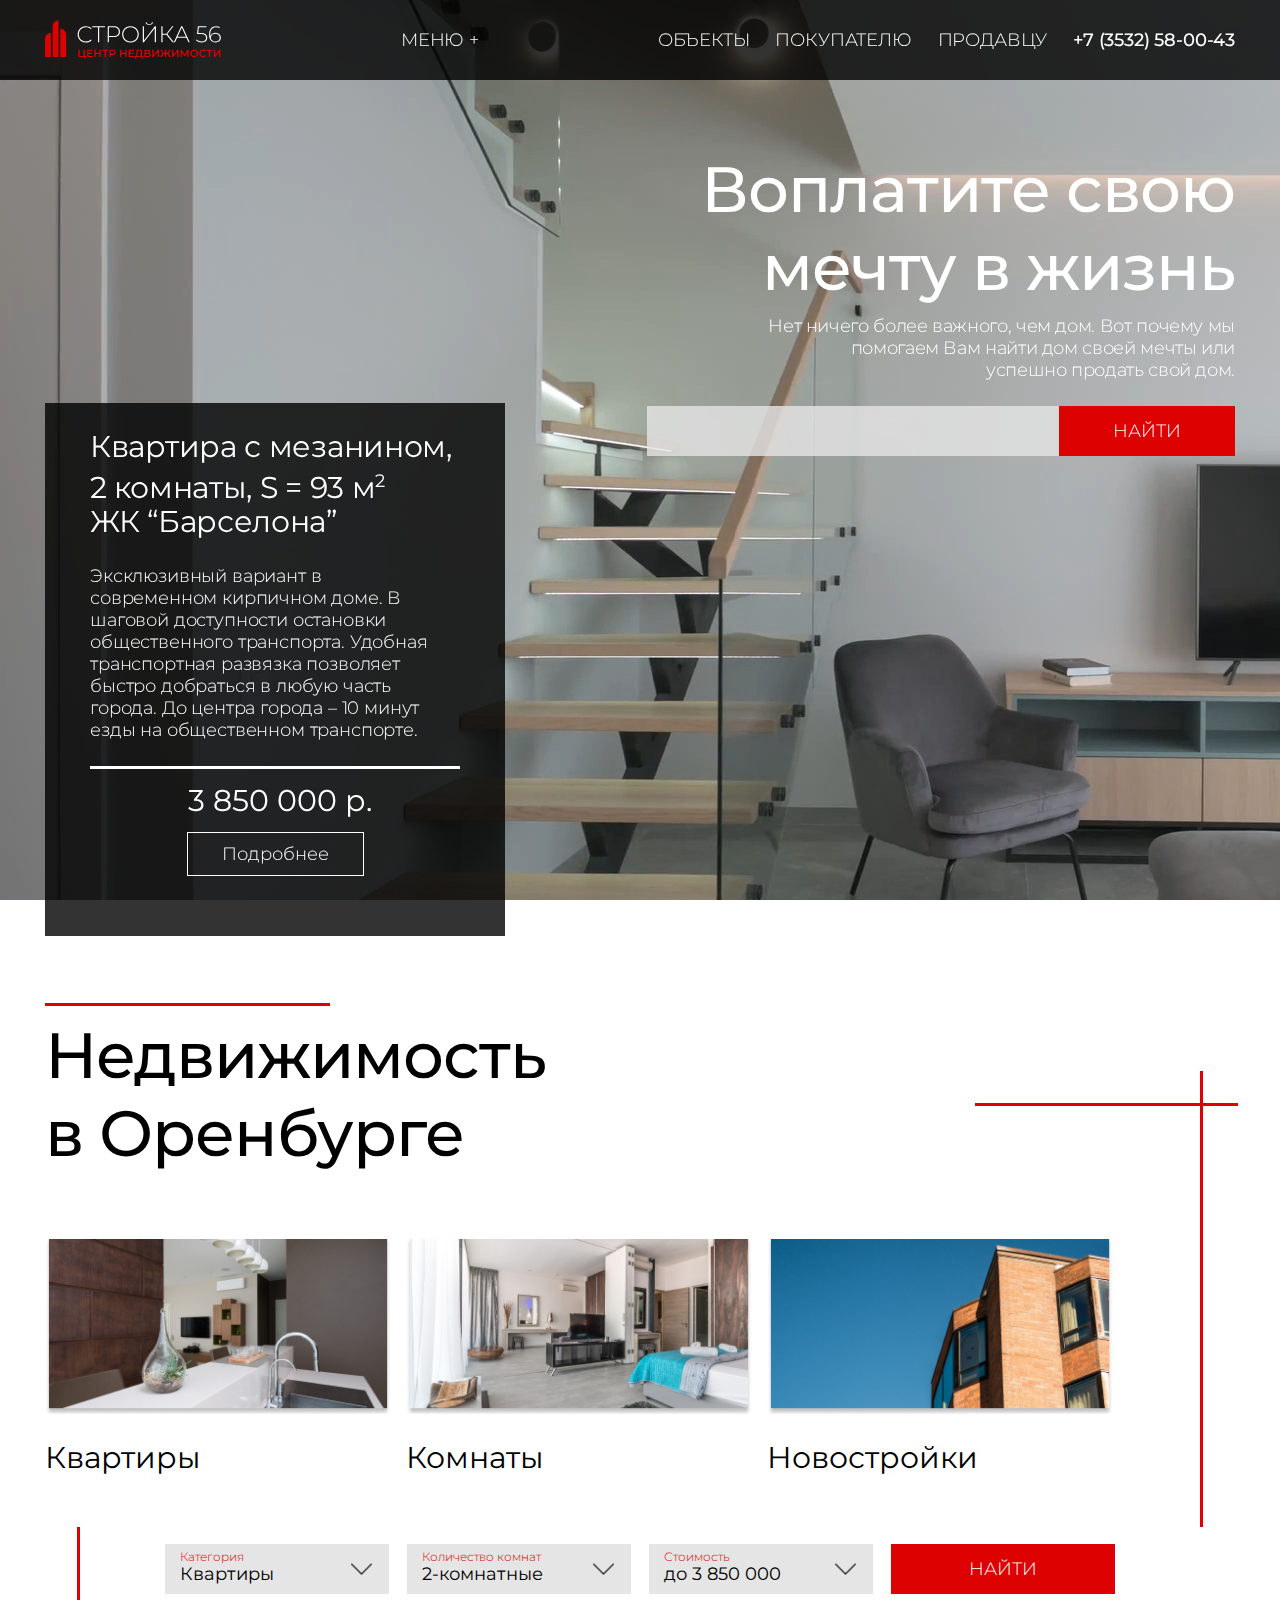
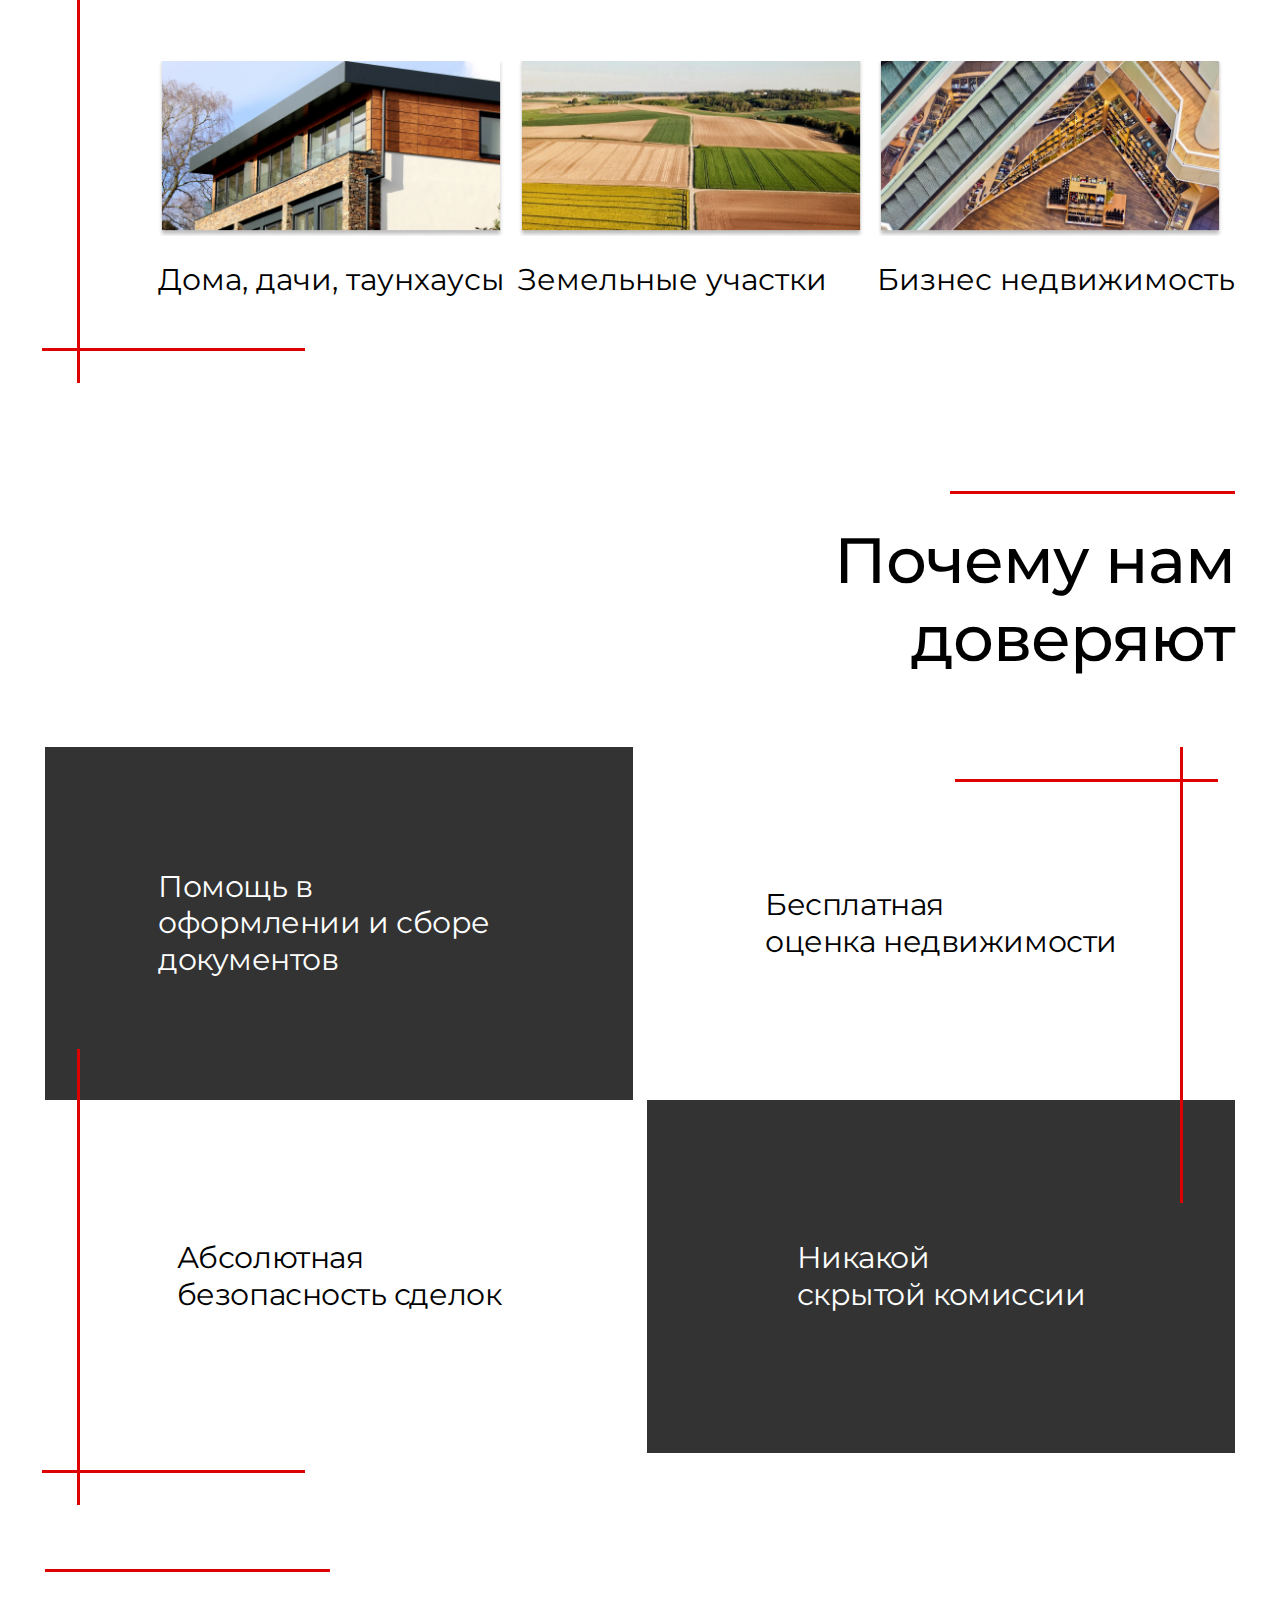
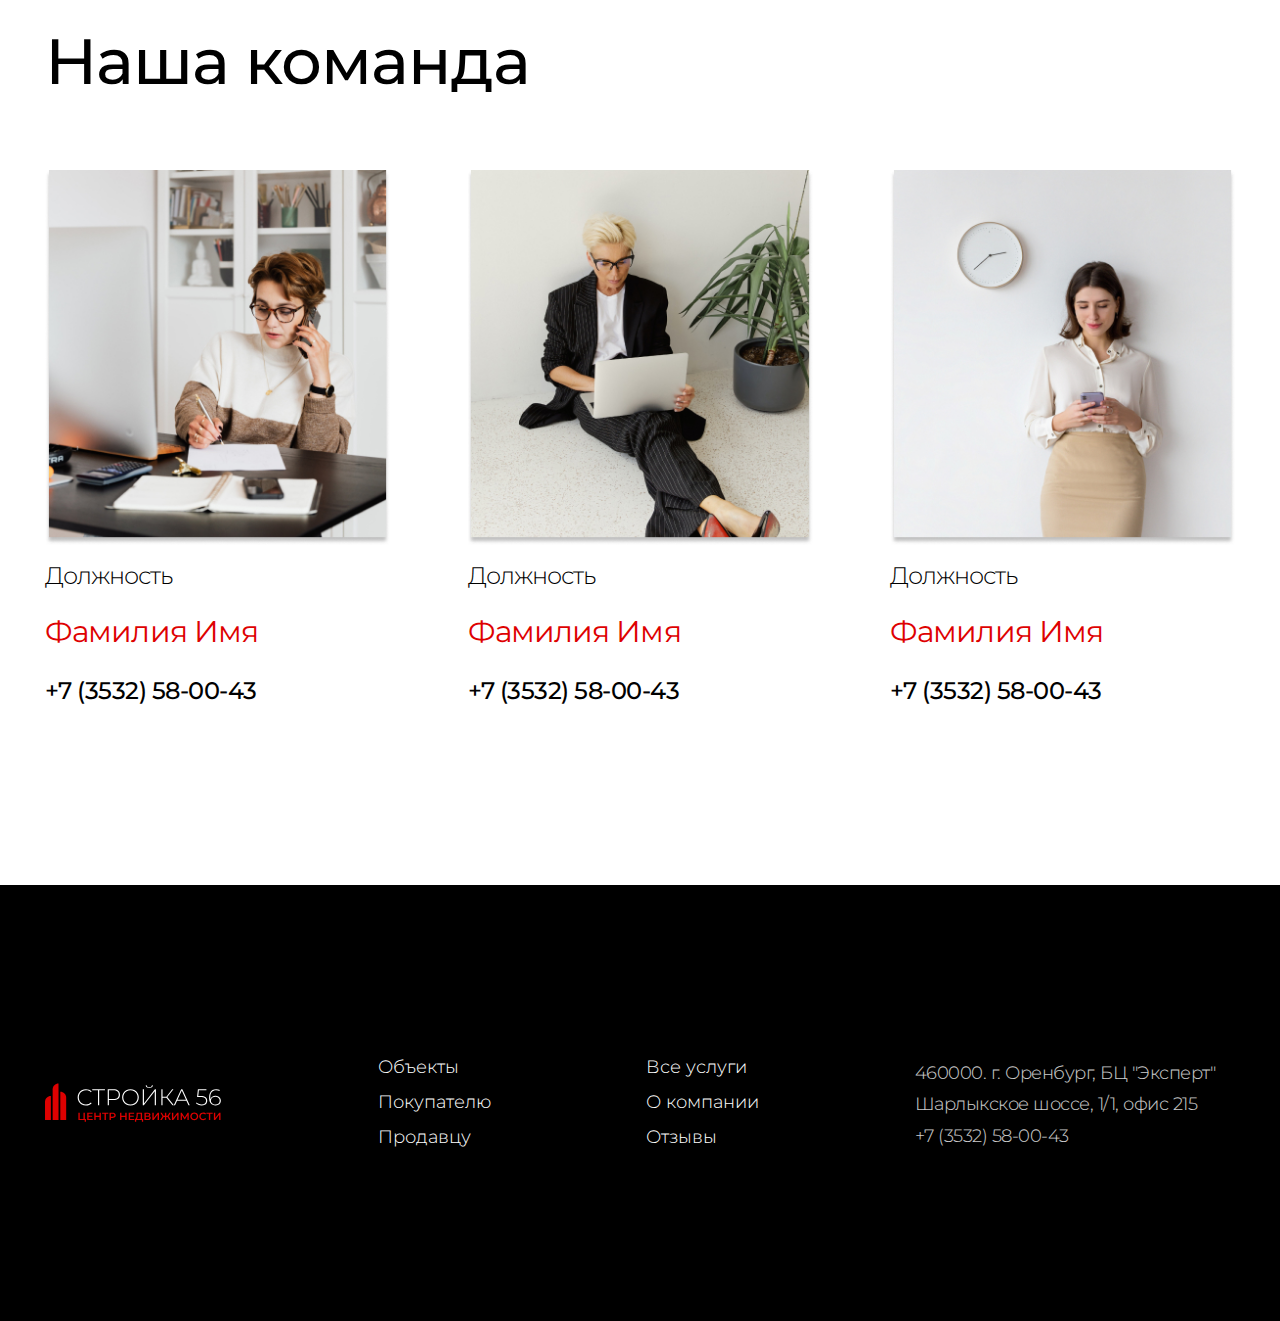
<file: index.html>
<!DOCTYPE html>
<html lang="ru">
<head>
	<meta charset="UTF-8">
	<title>Стройка 56</title>
	<link rel="stylesheet" href="css/style.css">
	<link href="https://fonts.googleapis.com/css2?family=Montserrat:wght@300;400;500&display=swap" rel="stylesheet">
	<link rel="shortcut icon" href="img/favicon.ico" type="image/x-icon">
</head>

<body>
	<div class="page">
		<header class="header--main">
			<div class="container">
				<nav class="nav">
					<div>
						<a href="index.html">
							<img class="logo" src="img/logo.svg" alt="">
						</a>
					</div>
					<div>
						<a class="m_link" href="#">Меню +</a>
						<nav class="m__block">
							<a class="menu__link" href="services.html">Все услуги</a>
							<a class="menu__link" href="about.html">О компании</a>
							<a class="menu__link" href="#">Отзывы</a>
						</nav>
					</div>
					<div>
						<a class="nav__link" href="catalog.html">Объекты</a>
						<a class="nav__link" href="buyer.html">Покупателю</a>
						<a class="nav__link" href="seller.html">Продавцу</a>
						<a class="nav__link phone" href="tel:+73532580043">+7 (3532) 58-00-43</a>
					</div>
				</nav>
			</div>
		</header>
		<section class="intro">
			<div class="intro__content">
				<div class="container">
					<div class="intro__container">
						<div class="intro__inner left">
							<p class="intro__title">Квартира с мезанином, 2 комнаты, S = 93 м<sup>2</sup><br>ЖК “Барселона”</p>
							<p class="intro__text">Эксклюзивный вариант в<br>современном кирпичном доме. В шаговой доступности остановки общественного транспорта. Удобная транспортная развязка позволяет быстро добраться в любую часть города. До центра города – 10 минут езды на общественном транспорте.</p>
							<div class="line"></div>
							<p class="intro__price">3 850 000 р.</p>
							<div class="btn">
								<a class="btn__link" href="#">Подробнее</a>
							</div>
						</div>
						<div class="intro__inner">
							<h1 class="into__title">Воплатите свою<br>мечту в жизнь</h1>
							<h2 class="into__text">Нет ничего более важного, чем дом. Вот почему мы<br>помогаем Вам найти дом своей мечты или<br>успешно продать свой дом.</h2>
							<form class="form">
							  <input class="serch__input" type="search">
							  <input class="form__btn" type="submit" value="Найти">
							</form>
						</div>
					</div>
				</div>
			</div>
			<div class="intro__media">
				<video autoplay muted poster="img/intro_bg.png" controls playsinline>
					<source src="img/bg_room.webp" type="video/webp">
					<source src="img/bg_room.mp4" type="video/mp4">
				</video>
			</div>
		</section>
		<section class="real_estate">
			<div class="container">
				<h3 class="title">Недвижимость<br>в Оренбурге</h3>
				<div class="real_estate__container">
					<div>
						<div class="real_estate__media">
							<img src="img/re_1.jpg" alt="">
						</div>
						<p class="real_estate__text">Квартиры</p>
					</div>
					<div>
						<div class="real_estate__media">
							<img src="img/re_2.jpg" alt="">
						</div>
						<p class="real_estate__text">Комнаты</p>
					</div>
					<div>
						<div class="real_estate__media">
							<img src="img/re_3.jpg" alt="">
						</div>
						<p class="real_estate__text">Новостройки</p>
					</div>
				</div>
				<div class="filters__container">
					<div class="filter__container">
						<p class="filter__title">Категория</p>
						<div class="arrow category"></div>
						<p class="filter__text">Квартиры</p>
						<div class="filter__point category">
							<p class="filter__text category">Квартиры</p>
							<p class="filter__text category">Комнаты</p>
							<p class="filter__text category">Дома</p>
						</div>
					</div>
					<div class="filter__container">
						<p class="filter__title">Количество комнат</p>
						<div class="arrow lot"></div>
						<p class="filter__text">2-комнатные</p>
						<div class="filter__point lot">
							<p class="filter__text category">3-комнатные</p>
							<p class="filter__text category">4-комнатные</p>
							<p class="filter__text category">5-комнатные</p>
						</div>
					</div>
					<div class="filter__container">
						<p class="filter__title">Стоимость</p>
						<div class="arrow price"></div>
						<p class="filter__text">до 3 850 000</p>
						<div class="filter__point price">
							<p class="filter__text category">до 4 850 000</p>
							<p class="filter__text category">до 5 850 000</p>
							<p class="filter__text category">до 6 850 000</p>
						</div>
					</div>
					<div class="filter__btn">
						<a class="filter__btn__link" href="#">Найти</a>
					</div>
				</div>
				<div class="real_estate__container bottom">
					<div>
						<div class="real_estate__media">
							<img src="img/re_4.jpg" alt="">
						</div>
						<p class="real_estate__text">Дома, дачи, таунхаусы</p>
					</div>
					<div>
						<div class="real_estate__media">
							<img src="img/re_5.jpg" alt="">
						</div>
						<p class="real_estate__text">Земельные участки</p>
					</div>
					<div>
						<div class="real_estate__media">
							<img src="img/re_6.jpg" alt="">
						</div>
						<p class="real_estate__text">Бизнес недвижимость</p>
					</div>
				</div>
				<img class="bg__lines_real_estate" src="img/lines_re.svg" alt="">
			</div>
		</section>
		<section class="advantages">
			<div class="container">
				<h3 class="title advantages">Почему нам<br>доверяют</h3>
				<div class="advantages__container">
					<div class="advantages__inner black">
						<p class="advantages__text">Помощь в оформлении и сборе документов</p>
					</div>
					<div class="advantages__inner">
						<p class="advantages__text black">Бесплатная<br>оценка недвижимости</p>
					</div>
					<div class="advantages__inner">
						<p class="advantages__text black">Абсолютная<br>безопасность сделок</p>
					</div>
					<div class="advantages__inner black">
						<p class="advantages__text">Никакой<br>скрытой комиссии</p>
					</div>
					<img class="bg__lines_advantages" src="img/lines_ad.svg" alt="">
				</div>
			</div>
		</section>
		<section class="team">
			<div class="container">
				<h3 class="title team">Наша команда</h3>
				<div class="team__container">
					<div class="team__inner">
						<div class="team__media">
							<img src="img/team_1.jpg" alt="">
						</div>
						<p class="team_post">Должность</p>
						<p class="team_name">Фамилия Имя</p>
						<a class="team_phone" href="tel:+73532580043">+7 (3532) 58-00-43</a>
					</div>
					<div class="team__inner">
						<div class="team__media">
							<img src="img/team_2.jpg" alt="">
						</div>
						<p class="team_post">Должность</p>
						<p class="team_name">Фамилия Имя</p>
						<a class="team_phone" href="tel:+73532580043">+7 (3532) 58-00-43</a>
					</div>
					<div class="team__inner">
						<div class="team__media">
							<img src="img/team_3.jpg" alt="">
						</div>
						<p class="team_post">Должность</p>
						<p class="team_name">Фамилия Имя</p>
						<a class="team_phone" href="tel:+73532580043">+7 (3532) 58-00-43</a>
					</div>
				</div>
			</div>
		</section>
		<footer class="footer">
	  		<div class="container">
	  			<div class="footer__container">
	  				<a href="index.html">
	  					<img class="logo" src="img/logo.svg" alt="">
	  				</a>
	  				<nav class="nav__footer">
	  					<a class="footer__link" href="catalog.html">Объекты</a>
	  					<a class="footer__link" href="buyer.html">Покупателю</a>
	  					<a class="footer__link" href="seller.html">Продавцу</a>
	  				</nav>
	  				<nav class="nav__footer">
	  					<a class="footer__link" href="services.html">Все услуги</a>
	  					<a class="footer__link" href="about.html">О компании</a>
	  					<a class="footer__link" href="#">Отзывы</a>
	  				</nav>
	  				<div class="adress">
	  					<p class="adress__text">460000. г. Оренбург, БЦ "Эксперт"</p>
	  					<p class="adress__text">Шарлыкское шоссе, 1/1, офис 215</p>
	  					<a class="adress__text" href="tel:+73532580043">+7 (3532) 58-00-43</a>
	  				</div>
	  			</div>
	  		</div>
		</footer>
  	</div>

  	<script src="js/jquery.min.js"></script>
	<script src="js/script.js"></script>

</body>
</html>
</file>
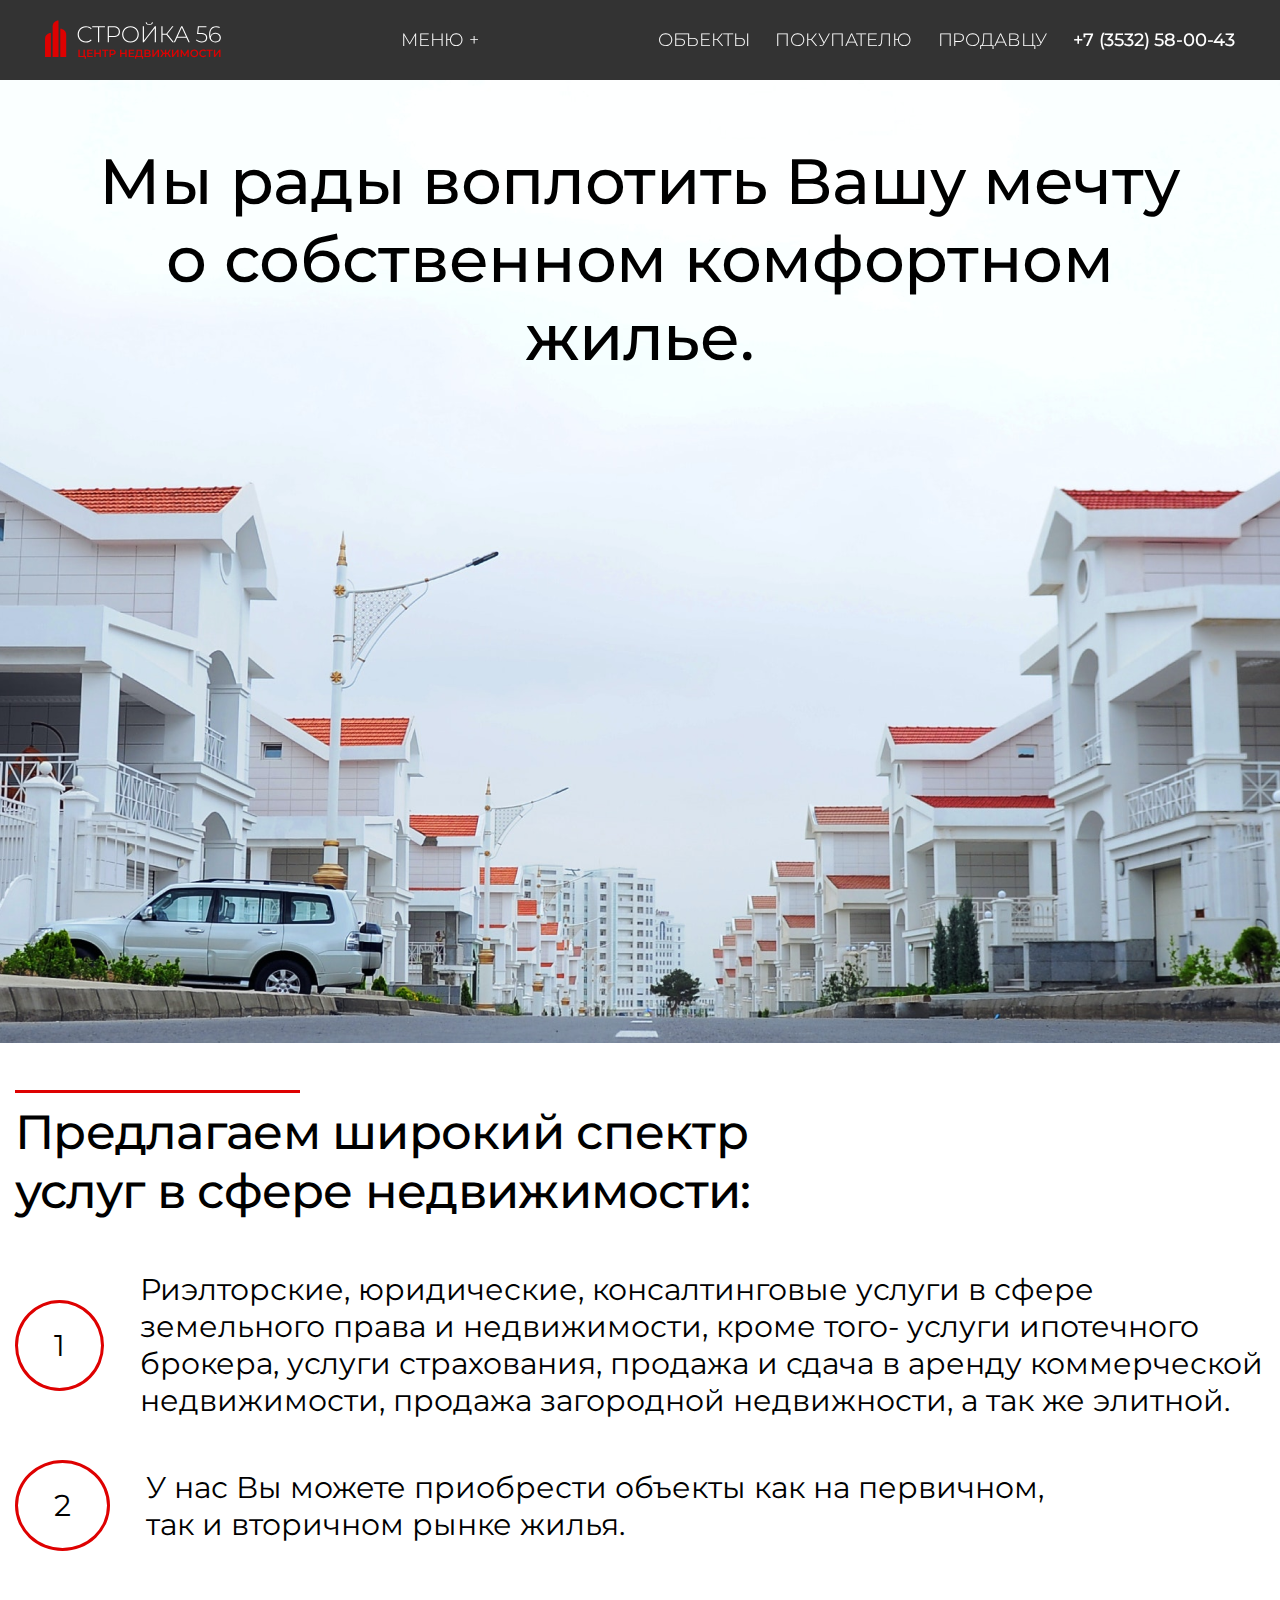
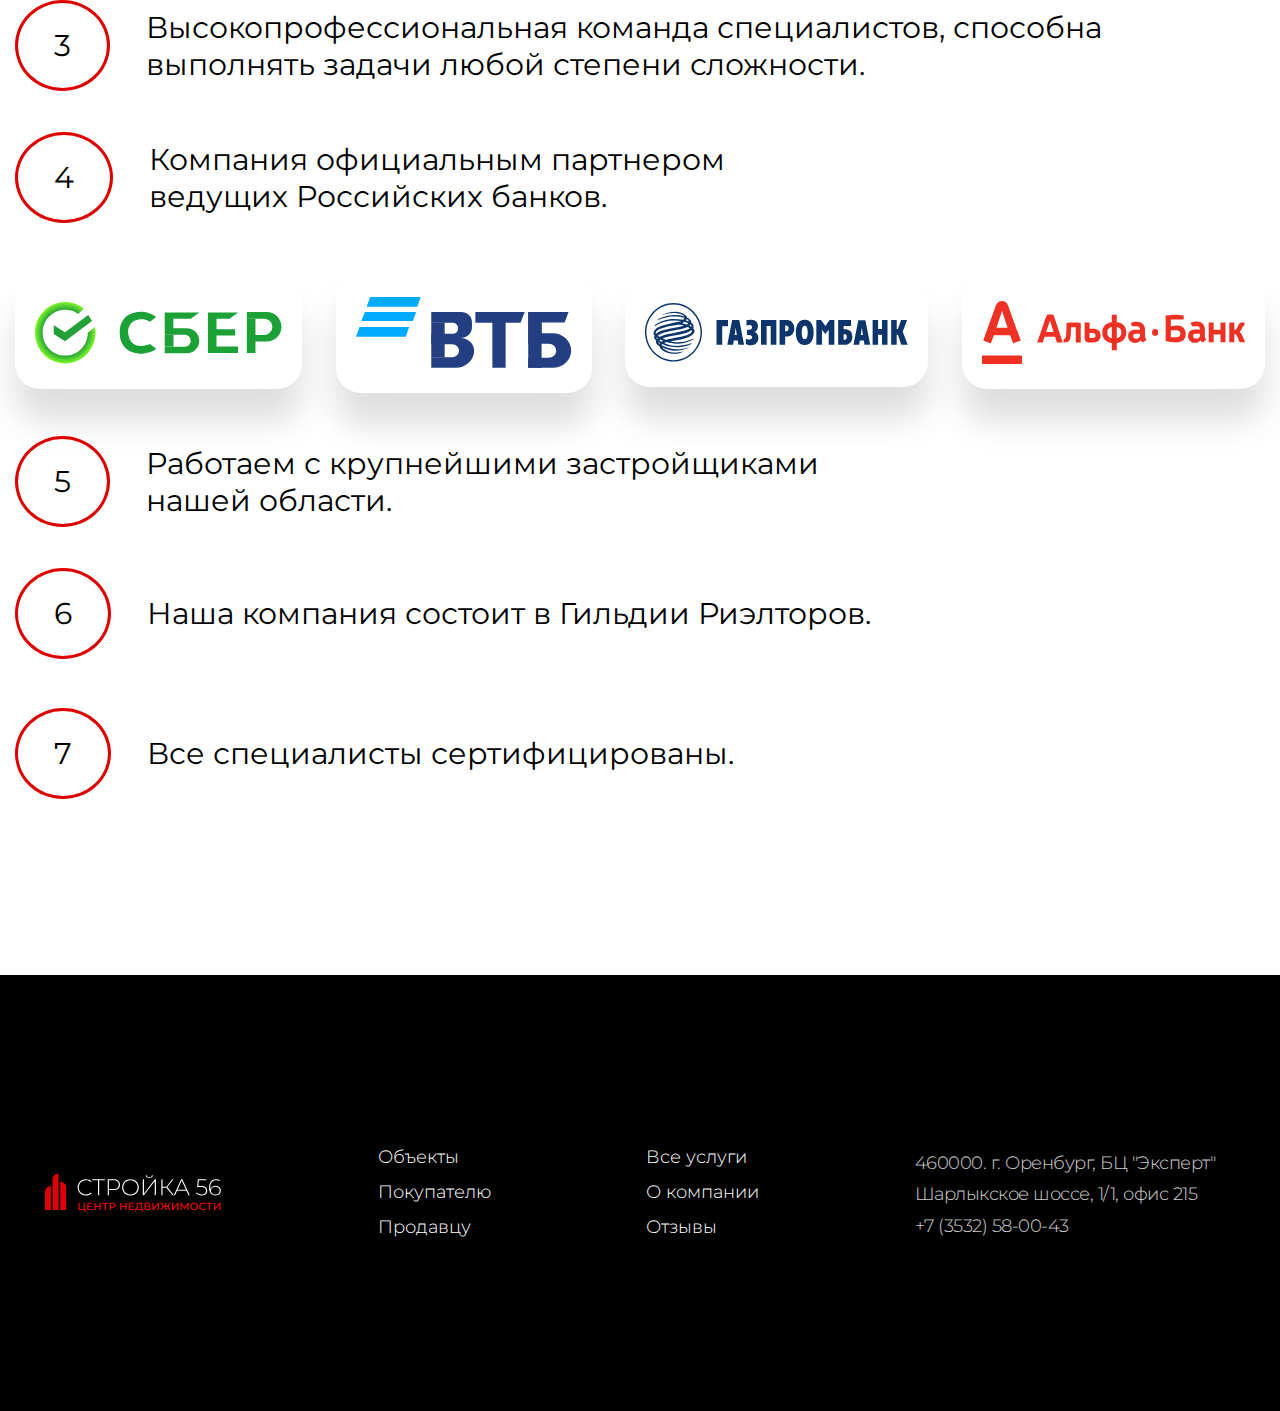
<file: about.html>
<!DOCTYPE html>
<html lang="ru">
<head>
	<meta charset="UTF-8">
	<title>Стройка 56</title>
	<link rel="stylesheet" href="css/style.css">
	<link href="https://fonts.googleapis.com/css2?family=Montserrat:wght@300;400;500&display=swap" rel="stylesheet">
	<link rel="shortcut icon" href="img/favicon.ico" type="image/x-icon">
</head>

<body>
	<div class="page">
		<header class="header--main">
			<div class="container">
				<nav class="nav">
					<div>
						<a href="index.html">
							<img class="logo" src="img/logo.svg" alt="">
						</a>
					</div>
					<div>
						<a class="m_link" href="#">Меню +</a>
						<nav class="m__block">
							<a class="menu__link" href="services.html">Все услуги</a>
							<a class="menu__link" href="about.html">О компании</a>
							<a class="menu__link" href="#">Отзывы</a>
						</nav>
					</div>
					<div>
						<a class="nav__link" href="catalog.html">Объекты</a>
						<a class="nav__link" href="buyer.html">Покупателю</a>
						<a class="nav__link" href="seller.html">Продавцу</a>
						<a class="nav__link phone" href="tel:+73532580043">+7 (3532) 58-00-43</a>
					</div>
				</nav>
			</div>
		</header>
		<section class="conditions">
			<div class="conditions__media">
				<img src="img/conditions_media.png" alt="">
				<p class="conditions__title">Мы рады воплотить Вашу мечту<br>о собственном комфортном<br>жилье.</p>
			</div>
			<div class="container__conditions">
				<h3 class="title conditions">Предлагаем широкий спектр<br>услуг в сфере недвижимости:</h3>
				<div class="point__container conditions">
					<span class="number">1</span>
					<p class="buyer__text conditions">Риэлторские, юридические, консалтинговые услуги в сфере земельного права и недвижимости, кроме того- услуги ипотечного брокера, услуги страхования, продажа и сдача в аренду коммерческой недвижимости, продажа загородной недвижности, а так же элитной.</p>
				</div>
				<div class="point__container">
					<span class="number">2</span>
					<p class="buyer__text conditions">У нас Вы можете приобрести объекты как на первичном,<br>так и  вторичном рынке жилья.</p>
				</div>
				<div class="point__container conditions">
					<span class="number">3</span>
					<p class="buyer__text conditions">Высокопрофессиональная команда специалистов, способна<br>выполнять задачи любой степени сложности.</p>
				</div>
				<div class="point__container">
					<span class="number">4</span>
					<p class="buyer__text conditions">Компания официальным партнером<br>ведущих Российских банков.</p>
				</div>
				<div class="logo__container">
					<div class="logo__inner">
						<img src="img/sber_logo.svg" alt="">
					</div>
					<div class="logo__inner">
						<img src="img/vtb_logo.svg" alt="">
					</div>
					<div class="logo__inner">
						<img src="img/gaz_logo.svg" alt="">
					</div>
					<div class="logo__inner">
						<img src="img/alpha_logo.svg" alt="">
					</div>
				</div>
				<div class="point__container conditions">
					<span class="number">5</span>
					<p class="buyer__text conditions">Работаем с крупнейшими застройщиками<br>нашей области. </p>
				</div>
				<div class="point__container">
					<span class="number">6</span>
					<p class="buyer__text conditions">Наша компания состоит в Гильдии Риэлторов. </p>
				</div>
				<div class="point__container">
					<span class="number">7</span>
					<p class="buyer__text conditions">Все специалисты сертифицированы.</p>
				</div>
			</div>
		</section>
		<footer class="footer">
	  		<div class="container">
	  			<div class="footer__container">
	  				<a href="index.html">
	  					<img class="logo" src="img/logo.svg" alt="">
	  				</a>
	  				<nav class="nav__footer">
	  					<a class="footer__link" href="catalog.html">Объекты</a>
	  					<a class="footer__link" href="buyer.html">Покупателю</a>
	  					<a class="footer__link" href="seller.html">Продавцу</a>
	  				</nav>
	  				<nav class="nav__footer">
	  					<a class="footer__link" href="services.html">Все услуги</a>
	  					<a class="footer__link" href="about.html">О компании</a>
	  					<a class="footer__link" href="#">Отзывы</a>
	  				</nav>
	  				<div class="adress">
	  					<p class="adress__text">460000. г. Оренбург, БЦ "Эксперт"</p>
	  					<p class="adress__text">Шарлыкское шоссе, 1/1, офис 215</p>
	  					<a class="adress__text" href="tel:+73532580043">+7 (3532) 58-00-43</a>
	  				</div>
	  			</div>
	  		</div>
		</footer>
  	</div>

  	<script src="js/jquery.min.js"></script>
	<script src="js/script.js"></script>

</body>
</html>
</file>
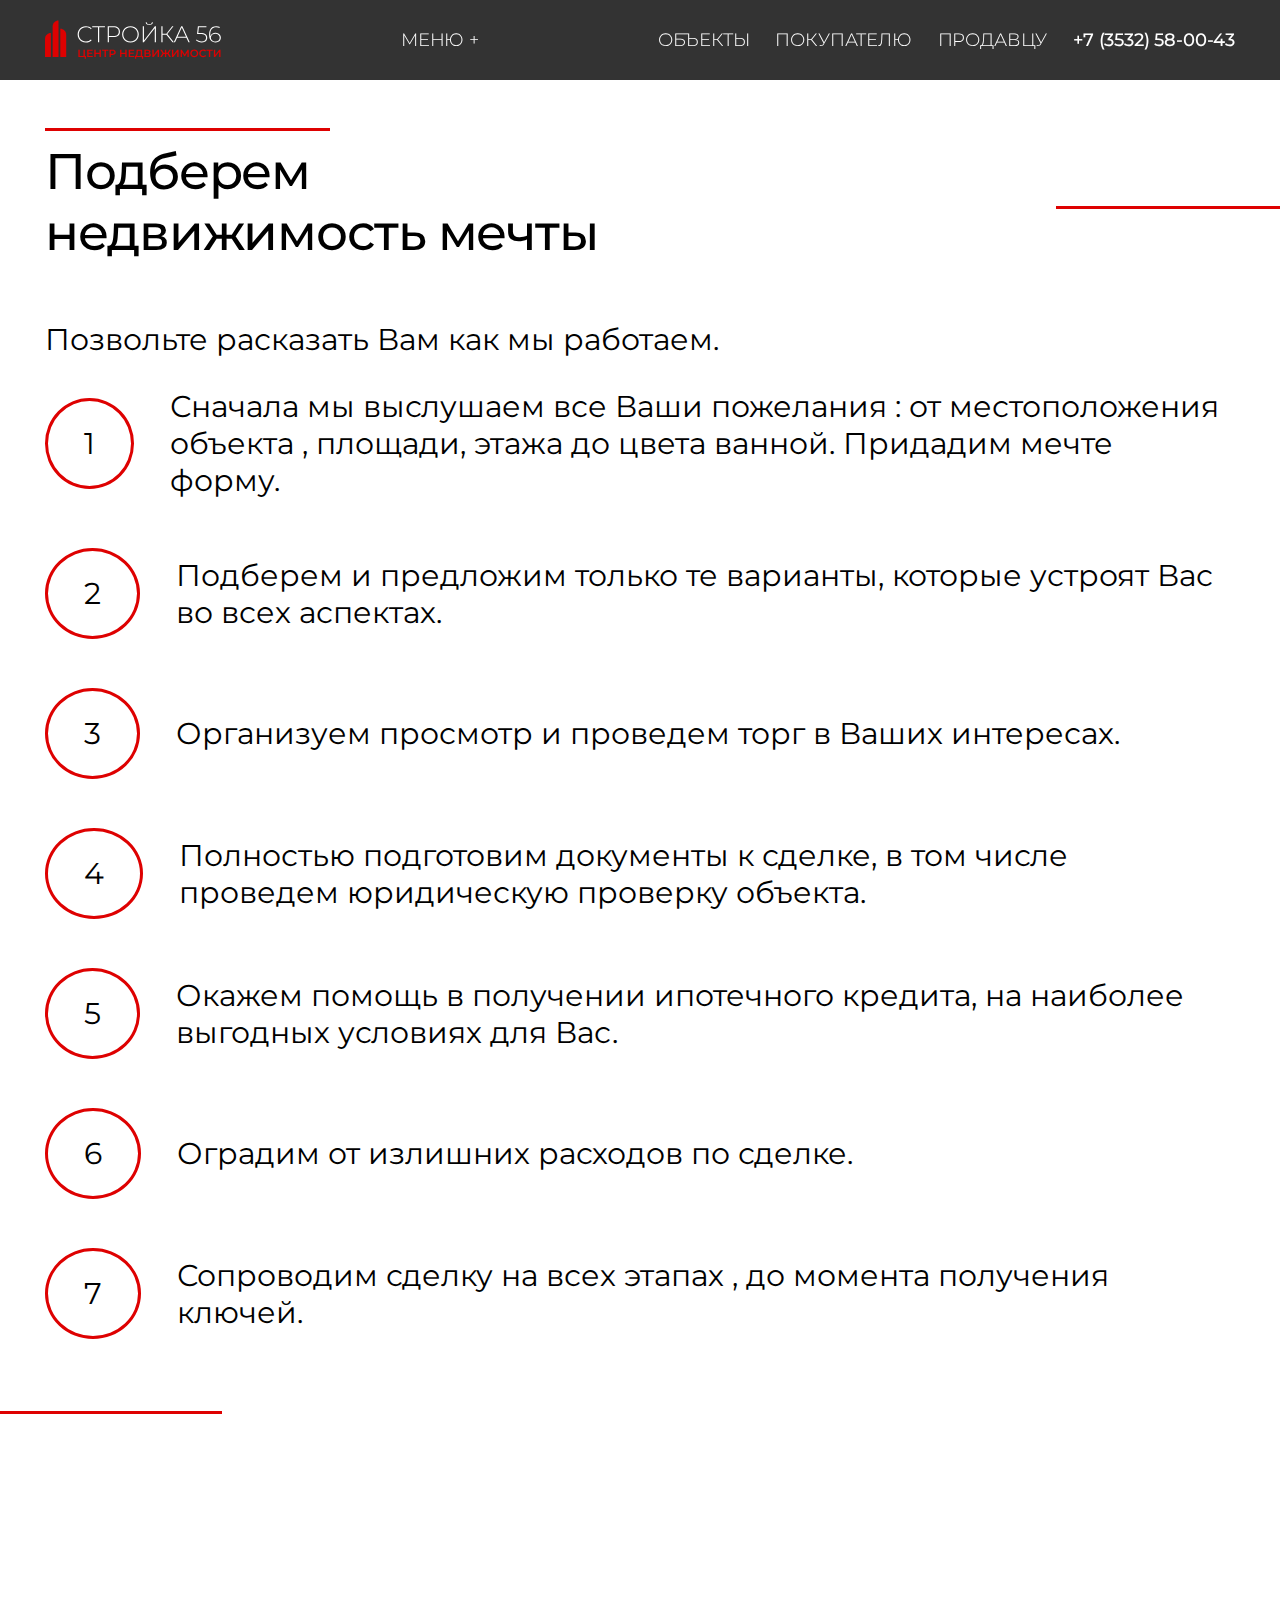
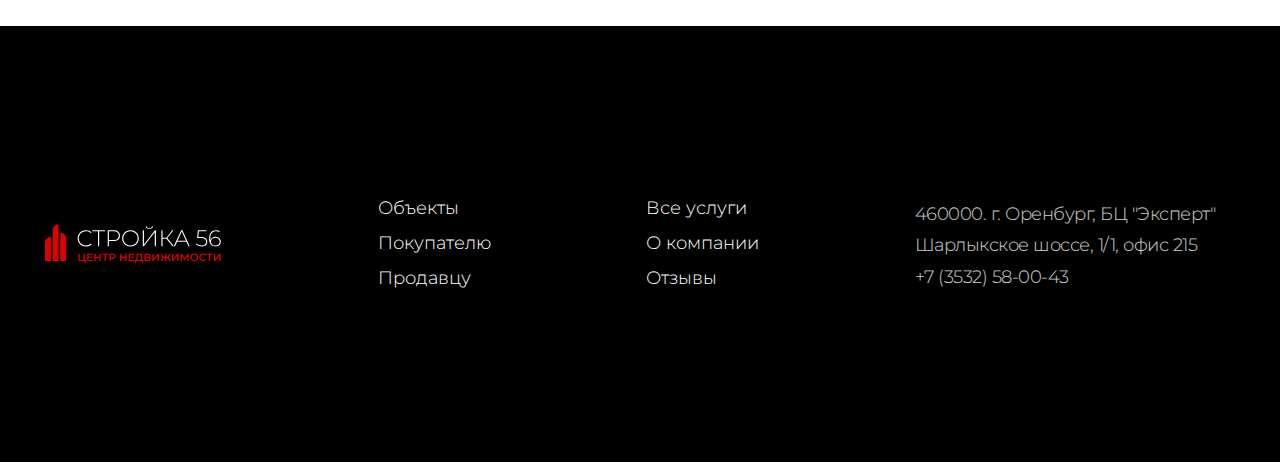
<file: buyer.html>
<!DOCTYPE html>
<html lang="ru">
<head>
	<meta charset="UTF-8">
	<title>Стройка 56</title>
	<link rel="stylesheet" href="css/style.css">
	<link href="https://fonts.googleapis.com/css2?family=Montserrat:wght@300;400;500&display=swap" rel="stylesheet">
	<link rel="shortcut icon" href="img/favicon.ico" type="image/x-icon">
</head>

<body>
	<div class="page">
		<header class="header--main">
			<div class="container">
				<nav class="nav">
					<div>
						<a href="index.html">
							<img class="logo" src="img/logo.svg" alt="">
						</a>
					</div>
					<div>
						<a class="m_link" href="#">Меню +</a>
						<nav class="m__block">
							<a class="menu__link" href="services.html">Все услуги</a>
							<a class="menu__link" href="about.html">О компании</a>
							<a class="menu__link" href="#">Отзывы</a>
						</nav>
					</div>
					<div>
						<a class="nav__link" href="catalog.html">Объекты</a>
						<a class="nav__link" href="buyer.html">Покупателю</a>
						<a class="nav__link" href="seller.html">Продавцу</a>
						<a class="nav__link phone" href="tel:+73532580043">+7 (3532) 58-00-43</a>
					</div>
				</nav>
			</div>
		</header>
		<section class="buyer">
			<div class="container">
				<h3 class="title buyer">Подберем<br>недвижимость мечты</h3>
				<p class="buyer__title">Позвольте расказать Вам как мы работаем.</p>
				<div class="point__container">
					<span class="number">1</span>
					<p class="buyer__text">Сначала мы выслушаем все Ваши пожелания : от местоположения объекта , площади, этажа до цвета ванной. Придадим мечте форму.</p>
				</div>
				<div class="point__container">
					<span class="number">2</span>
					<p class="buyer__text">Подберем и предложим только те варианты, которые устроят Вас во всех аспектах.</p>
				</div>
				<div class="point__container">
					<span class="number">3</span>
					<p class="buyer__text">Организуем просмотр и проведем торг в Ваших интересах.</p>
				</div>
				<div class="point__container">
					<span class="number">4</span>
					<p class="buyer__text">Полностью подготовим документы к сделке, в том числе<br>проведем юридическую проверку объекта.</p>
				</div>
				<div class="point__container">
					<span class="number">5</span>
					<p class="buyer__text">Окажем помощь в получении ипотечного кредита, на наиболее выгодных условиях для Вас.</p>
				</div>
				<div class="point__container">
					<span class="number">6</span>
					<p class="buyer__text">Оградим от излишних расходов по сделке.</p>
				</div>
				<div class="point__container">
					<span class="number">7</span>
					<p class="buyer__text">Сопроводим сделку на всех этапах , до момента получения<br>ключей.</p>
				</div>
				<img class="lines_by" src="img/lines_by.svg" alt="">
			</div>
		</section>
		<footer class="footer">
	  		<div class="container">
	  			<div class="footer__container">
	  				<a href="index.html">
	  					<img class="logo" src="img/logo.svg" alt="">
	  				</a>
	  				<nav class="nav__footer">
	  					<a class="footer__link" href="catalog.html">Объекты</a>
	  					<a class="footer__link" href="buyer.html">Покупателю</a>
	  					<a class="footer__link" href="seller.html">Продавцу</a>
	  				</nav>
	  				<nav class="nav__footer">
	  					<a class="footer__link" href="services.html">Все услуги</a>
	  					<a class="footer__link" href="about.html">О компании</a>
	  					<a class="footer__link" href="#">Отзывы</a>
	  				</nav>
	  				<div class="adress">
	  					<p class="adress__text">460000. г. Оренбург, БЦ "Эксперт"</p>
	  					<p class="adress__text">Шарлыкское шоссе, 1/1, офис 215</p>
	  					<a class="adress__text" href="tel:+73532580043">+7 (3532) 58-00-43</a>
	  				</div>
	  			</div>
	  		</div>
		</footer>
  	</div>

  	<script src="js/jquery.min.js"></script>
	<script src="js/script.js"></script>

</body>
</html>
</file>
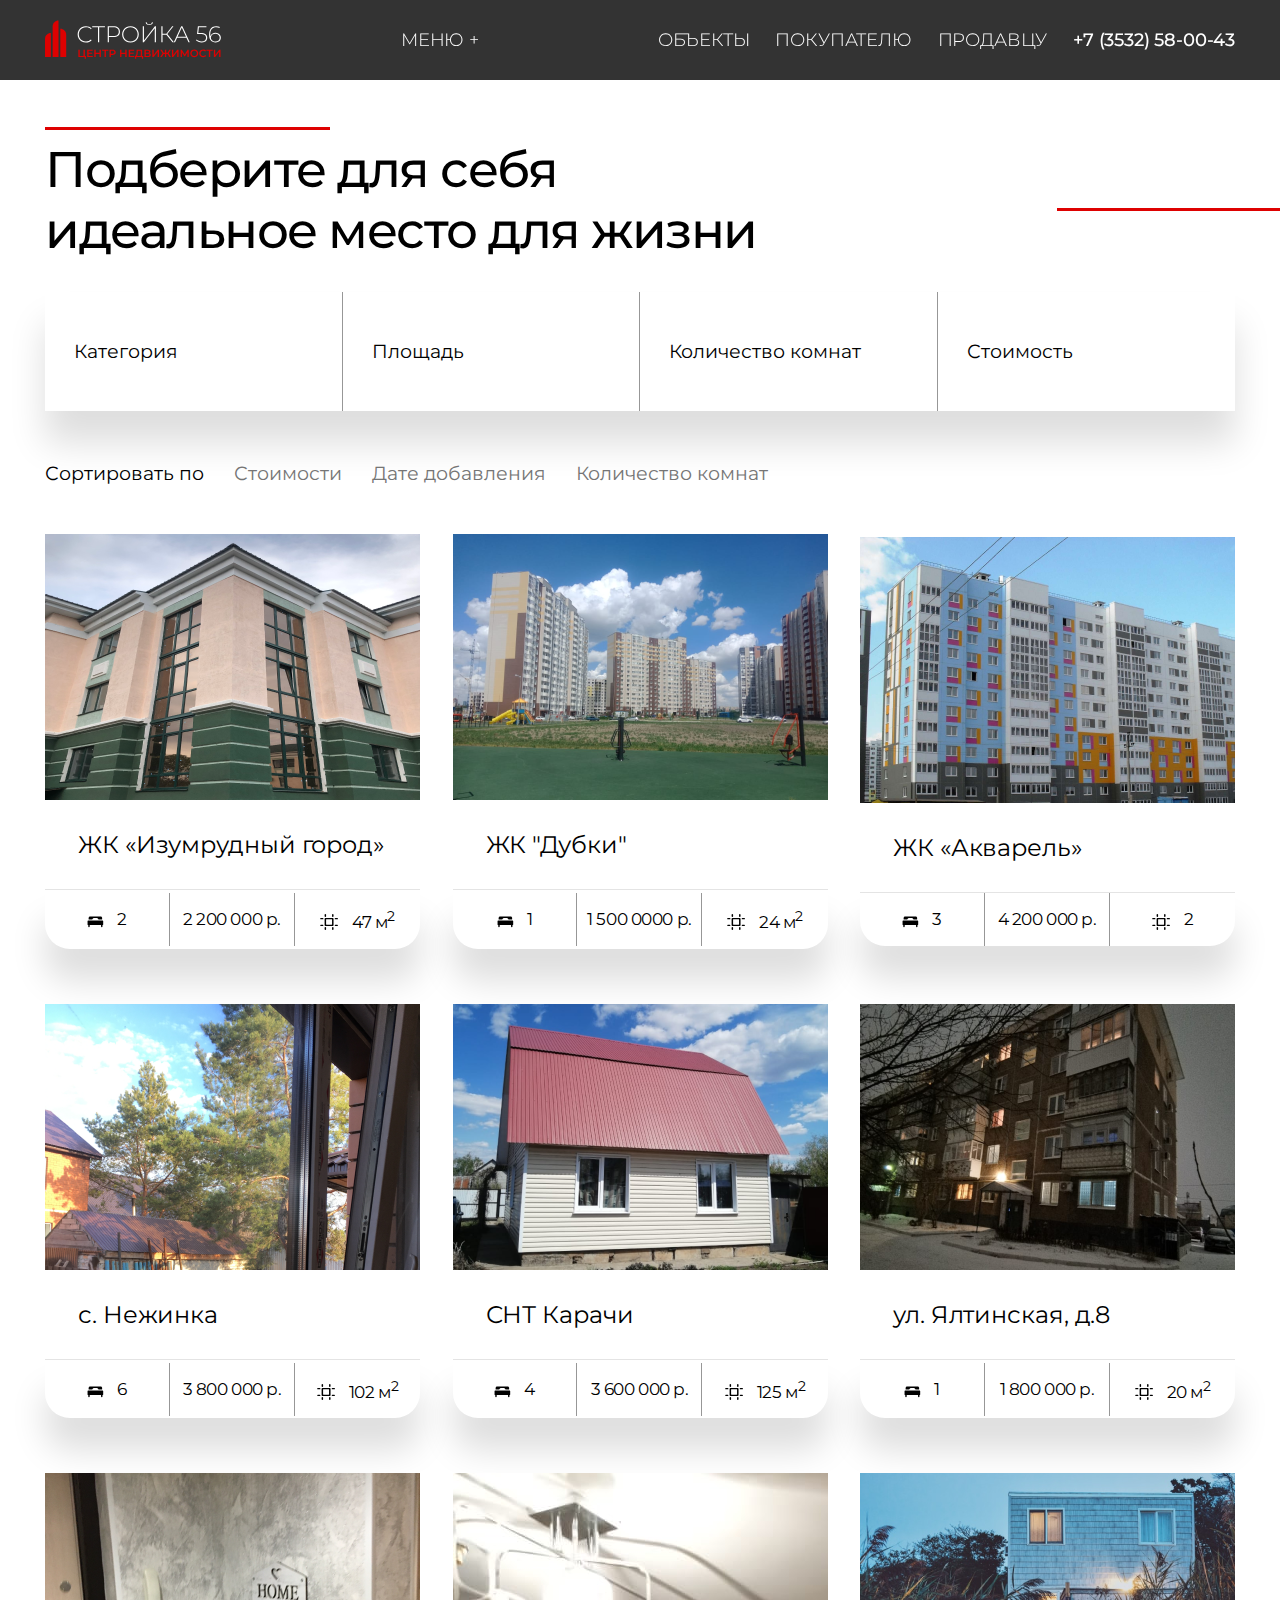
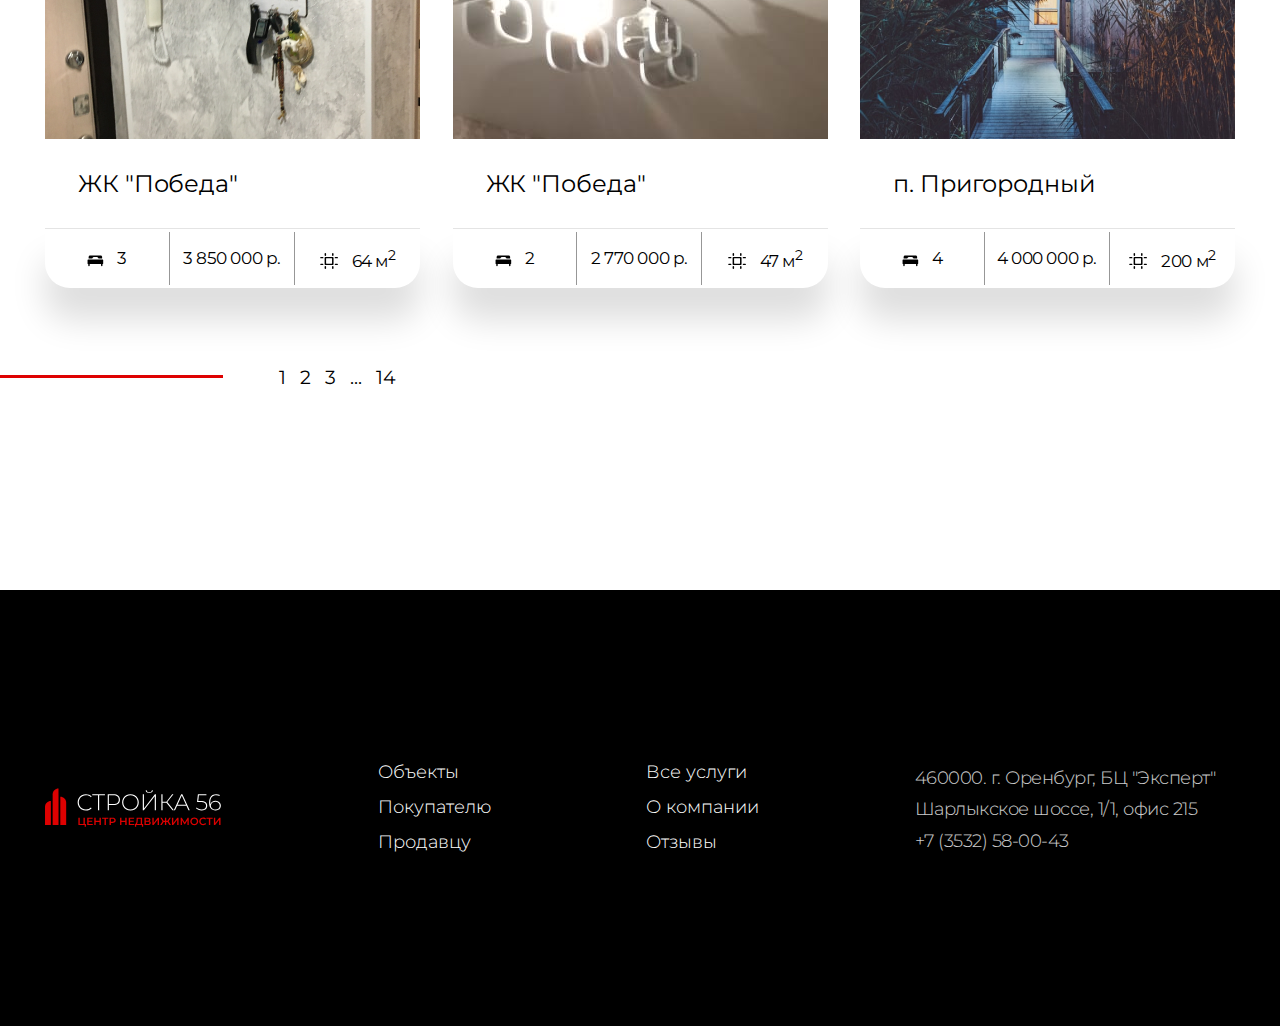
<file: catalog.html>
<!DOCTYPE html>
<html lang="ru">
<head>
	<meta charset="UTF-8">
	<title>Стройка 56</title>
	<link rel="stylesheet" href="css/style.css">
	<link href="https://fonts.googleapis.com/css2?family=Montserrat:wght@300;400;500&display=swap" rel="stylesheet">
	<link rel="shortcut icon" href="img/favicon.ico" type="image/x-icon">
</head>

<body>
	<div class="page">
		<header class="header--main">
			<div class="container">
				<nav class="nav">
					<div>
						<a href="index.html">
							<img class="logo" src="img/logo.svg" alt="">
						</a>
					</div>
					<div>
						<a class="m_link" href="#">Меню +</a>
						<nav class="m__block">
							<a class="menu__link" href="services.html">Все услуги</a>
							<a class="menu__link" href="about.html">О компании</a>
							<a class="menu__link" href="#">Отзывы</a>
						</nav>
					</div>
					<div>
						<a class="nav__link" href="catalog.html">Объекты</a>
						<a class="nav__link" href="buyer.html">Покупателю</a>
						<a class="nav__link" href="seller.html">Продавцу</a>
						<a class="nav__link phone" href="tel:+73532580043">+7 (3532) 58-00-43</a>
					</div>
				</nav>
			</div>
		</header>
		<section class="catalog">
			<div class="container">
				<h3 class="title catalog">Подберите для себя<br>идеальное место для жизни</h3>
				<ul class="catalog__filter">
					<li class="catalog__item">
						<button class="catalog__item__text" type="button">Категория</button>
					</li>
					<li class="catalog__item">
						<button class="catalog__item__text" type="button">Площадь</button>
					</li>
					<li class="catalog__item">
						<button class="catalog__item__text" type="button">Количество комнат</button>
					</li>
					<li class="catalog__item">
						<button class="catalog__item__text" type="button">Стоимость</button>
					</li>
				</ul>
				<ul class="catalog__filter_2">
					<p class="catalog__filter_2__title">Сортировать по</p>
					<li class="catalog__item_2">
						<button class="catalog__item__text_2" type="button" data-filter="price">Стоимости</button>
					</li>
					<li class="catalog__item_2">
						<button class="catalog__item__text_2" type="button" data-filter="data">Дате добавления</button>
					</li>
					<li class="catalog__item_2">
						<button class="catalog__item__text_2" type="button" data-filter="number of rooms">Количество комнат</button>
					</li>
				</ul>
				<div class="catalog__wrapper">
					<a href="item.html">
						<div class="catalog__inner">
							<div class="catalog__media">
								<img src="img/catalog_item_1.png" alt="">
							</div>
							<div class="catalog__container">
								<p class="catalog__title">ЖК «Изумрудный город»</p>
								<div class="catalog__info">
									<div class="catalog__info__inner">
										<img class="catalog__info__icon" src="img/lot_icon.svg" alt="">
										<p class="catalog__text">2</p>
									</div>
									<div class="catalog__info__inner">
										<p class="catalog__text">2 200 000 р.</p>
									</div>
									<div class="catalog__info__inner">
										<img class="catalog__info__icon" src="img/square.svg" alt="">
										<p class="catalog__text">47 м<sup>2</sup></p>
									</div>
								</div>
							</div>
						</div>
					</a>
					<a href="#">
						<div class="catalog__inner">
							<div class="catalog__media">
								<img src="img/catalog_item_2.png" alt="">
							</div>
							<div class="catalog__container">
								<p class="catalog__title">ЖК "Дубки"</p>
								<div class="catalog__info">
									<div class="catalog__info__inner">
										<img class="catalog__info__icon" src="img/lot_icon.svg" alt="">
										<p class="catalog__text">1</p>
									</div>
									<div class="catalog__info__inner">
										<p class="catalog__text">1 500 0000 р.</p>
									</div>
									<div class="catalog__info__inner">
										<img class="catalog__info__icon" src="img/square.svg" alt="">
										<p class="catalog__text">24 м<sup>2</sup></p>
									</div>
								</div>
							</div>
						</div>
					</a>
					<a href="#">
						<div class="catalog__inner">
							<div class="catalog__media">
								<img src="img/catalog_item_3.png" alt="">
							</div>
							<div class="catalog__container">
								<p class="catalog__title">ЖК «Акварель»</p>
								<div class="catalog__info">
									<div class="catalog__info__inner">
										<img class="catalog__info__icon" src="img/lot_icon.svg" alt="">
										<p class="catalog__text">3</p>
									</div>
									<div class="catalog__info__inner">
										<p class="catalog__text">4 200 000 р.</p>
									</div>
									<div class="catalog__info__inner">
										<img class="catalog__info__icon" src="img/square.svg" alt="">
										<p class="catalog__text">2</p>
									</div>
								</div>
							</div>
						</div>
					</a>
					<a href="#">
						<div class="catalog__inner">
							<div class="catalog__media">
								<img src="img/catalog_item_4.png" alt="">
							</div>
							<div class="catalog__container">
								<p class="catalog__title">с. Нежинка</p>
								<div class="catalog__info">
									<div class="catalog__info__inner">
										<img class="catalog__info__icon" src="img/lot_icon.svg" alt="">
										<p class="catalog__text">6</p>
									</div>
									<div class="catalog__info__inner">
										<p class="catalog__text">3 800 000 р.</p>
									</div>
									<div class="catalog__info__inner">
										<img class="catalog__info__icon" src="img/square.svg" alt="">
										<p class="catalog__text">102 м<sup>2</sup></p>
									</div>
								</div>
							</div>
						</div>
					</a>
					<a href="#">
						<div class="catalog__inner">
							<div class="catalog__media">
								<img src="img/catalog_item_5.png" alt="">
							</div>
							<div class="catalog__container">
								<p class="catalog__title">СНТ Карачи</p>
								<div class="catalog__info">
									<div class="catalog__info__inner">
										<img class="catalog__info__icon" src="img/lot_icon.svg" alt="">
										<p class="catalog__text">4</p>
									</div>
									<div class="catalog__info__inner">
										<p class="catalog__text">3 600 000 р.</p>
									</div>
									<div class="catalog__info__inner">
										<img class="catalog__info__icon" src="img/square.svg" alt="">
										<p class="catalog__text">125 м<sup>2</sup></p>
									</div>
								</div>
							</div>
						</div>
					</a>
					<a href="#">
						<div class="catalog__inner">
							<div class="catalog__media">
								<img src="img/catalog_item_6.png" alt="">
							</div>
							<div class="catalog__container">
								<p class="catalog__title">ул. Ялтинская, д.8</p>
								<div class="catalog__info">
									<div class="catalog__info__inner">
										<img class="catalog__info__icon" src="img/lot_icon.svg" alt="">
										<p class="catalog__text">1</p>
									</div>
									<div class="catalog__info__inner">
										<p class="catalog__text">1 800 000 р.</p>
									</div>
									<div class="catalog__info__inner">
										<img class="catalog__info__icon" src="img/square.svg" alt="">
										<p class="catalog__text">20 м<sup>2</sup></p>
									</div>
								</div>
							</div>
						</div>
					</a>
					<a href="#">
						<div class="catalog__inner">
							<div class="catalog__media">
								<img src="img/catalog_item_7.png" alt="">
							</div>
							<div class="catalog__container">
								<p class="catalog__title">ЖК "Победа"</p>
								<div class="catalog__info">
									<div class="catalog__info__inner">
										<img class="catalog__info__icon" src="img/lot_icon.svg" alt="">
										<p class="catalog__text">3</p>
									</div>
									<div class="catalog__info__inner">
										<p class="catalog__text">3 850 000 р.</p>
									</div>
									<div class="catalog__info__inner">
										<img class="catalog__info__icon" src="img/square.svg" alt="">
										<p class="catalog__text">64 м<sup>2</sup></p>
									</div>
								</div>
							</div>
						</div>
					</a>
					<a href="#">
						<div class="catalog__inner">
							<div class="catalog__media">
								<img src="img/catalog_item_8.png" alt="">
							</div>
							<div class="catalog__container">
								<p class="catalog__title">ЖК "Победа"</p>
								<div class="catalog__info">
									<div class="catalog__info__inner">
										<img class="catalog__info__icon" src="img/lot_icon.svg" alt="">
										<p class="catalog__text">2</p>
									</div>
									<div class="catalog__info__inner">
										<p class="catalog__text">2 770 000 р.</p>
									</div>
									<div class="catalog__info__inner">
										<img class="catalog__info__icon" src="img/square.svg" alt="">
										<p class="catalog__text">47 м<sup>2</sup></p>
									</div>
								</div>
							</div>
						</div>
					</a>
					<a href="#">
						<div class="catalog__inner">
							<div class="catalog__media">
								<img src="img/catalog_item_9.png" alt="">
							</div>
							<div class="catalog__container">
								<p class="catalog__title">п. Пригородный</p>
								<div class="catalog__info">
									<div class="catalog__info__inner">
										<img class="catalog__info__icon" src="img/lot_icon.svg" alt="">
										<p class="catalog__text">4</p>
									</div>
									<div class="catalog__info__inner">
										<p class="catalog__text">4 000 000 р.</p>
									</div>
									<div class="catalog__info__inner">
										<img class="catalog__info__icon" src="img/square.svg" alt="">
										<p class="catalog__text">200 м<sup>2</sup></p>
									</div>
								</div>
							</div>
						</div>
					</a>
				</div>
				<div class="catalog__navigation">
					<a class="catalog__navigation__link" href="#">1</a>
					<a class="catalog__navigation__link" href="#">2</a>
					<a class="catalog__navigation__link" href="#">3</a>
					<p class="catalog__navigation__link">...</p>
					<a class="catalog__navigation__link" href="#">14</a>
				</div>
				<img class="lines_ct" src="img/lines_ct.svg" alt="">
			</div>
		</section>
		<footer class="footer">
	  		<div class="container">
	  			<div class="footer__container">
	  				<a href="index.html">
	  					<img class="logo" src="img/logo.svg" alt="">
	  				</a>
	  				<nav class="nav__footer">
	  					<a class="footer__link" href="catalog.html">Объекты</a>
	  					<a class="footer__link" href="buyer.html">Покупателю</a>
	  					<a class="footer__link" href="seller.html">Продавцу</a>
	  				</nav>
	  				<nav class="nav__footer">
	  					<a class="footer__link" href="services.html">Все услуги</a>
	  					<a class="footer__link" href="about.html">О компании</a>
	  					<a class="footer__link" href="#">Отзывы</a>
	  				</nav>
	  				<div class="adress">
	  					<p class="adress__text">460000. г. Оренбург, БЦ "Эксперт"</p>
	  					<p class="adress__text">Шарлыкское шоссе, 1/1, офис 215</p>
	  					<a class="adress__text" href="tel:+73532580043">+7 (3532) 58-00-43</a>
	  				</div>
	  			</div>
	  		</div>
		</footer>
  	</div>

  	<script src="js/jquery.min.js"></script>
	<script src="js/script.js"></script>

</body>
</html>
</file>
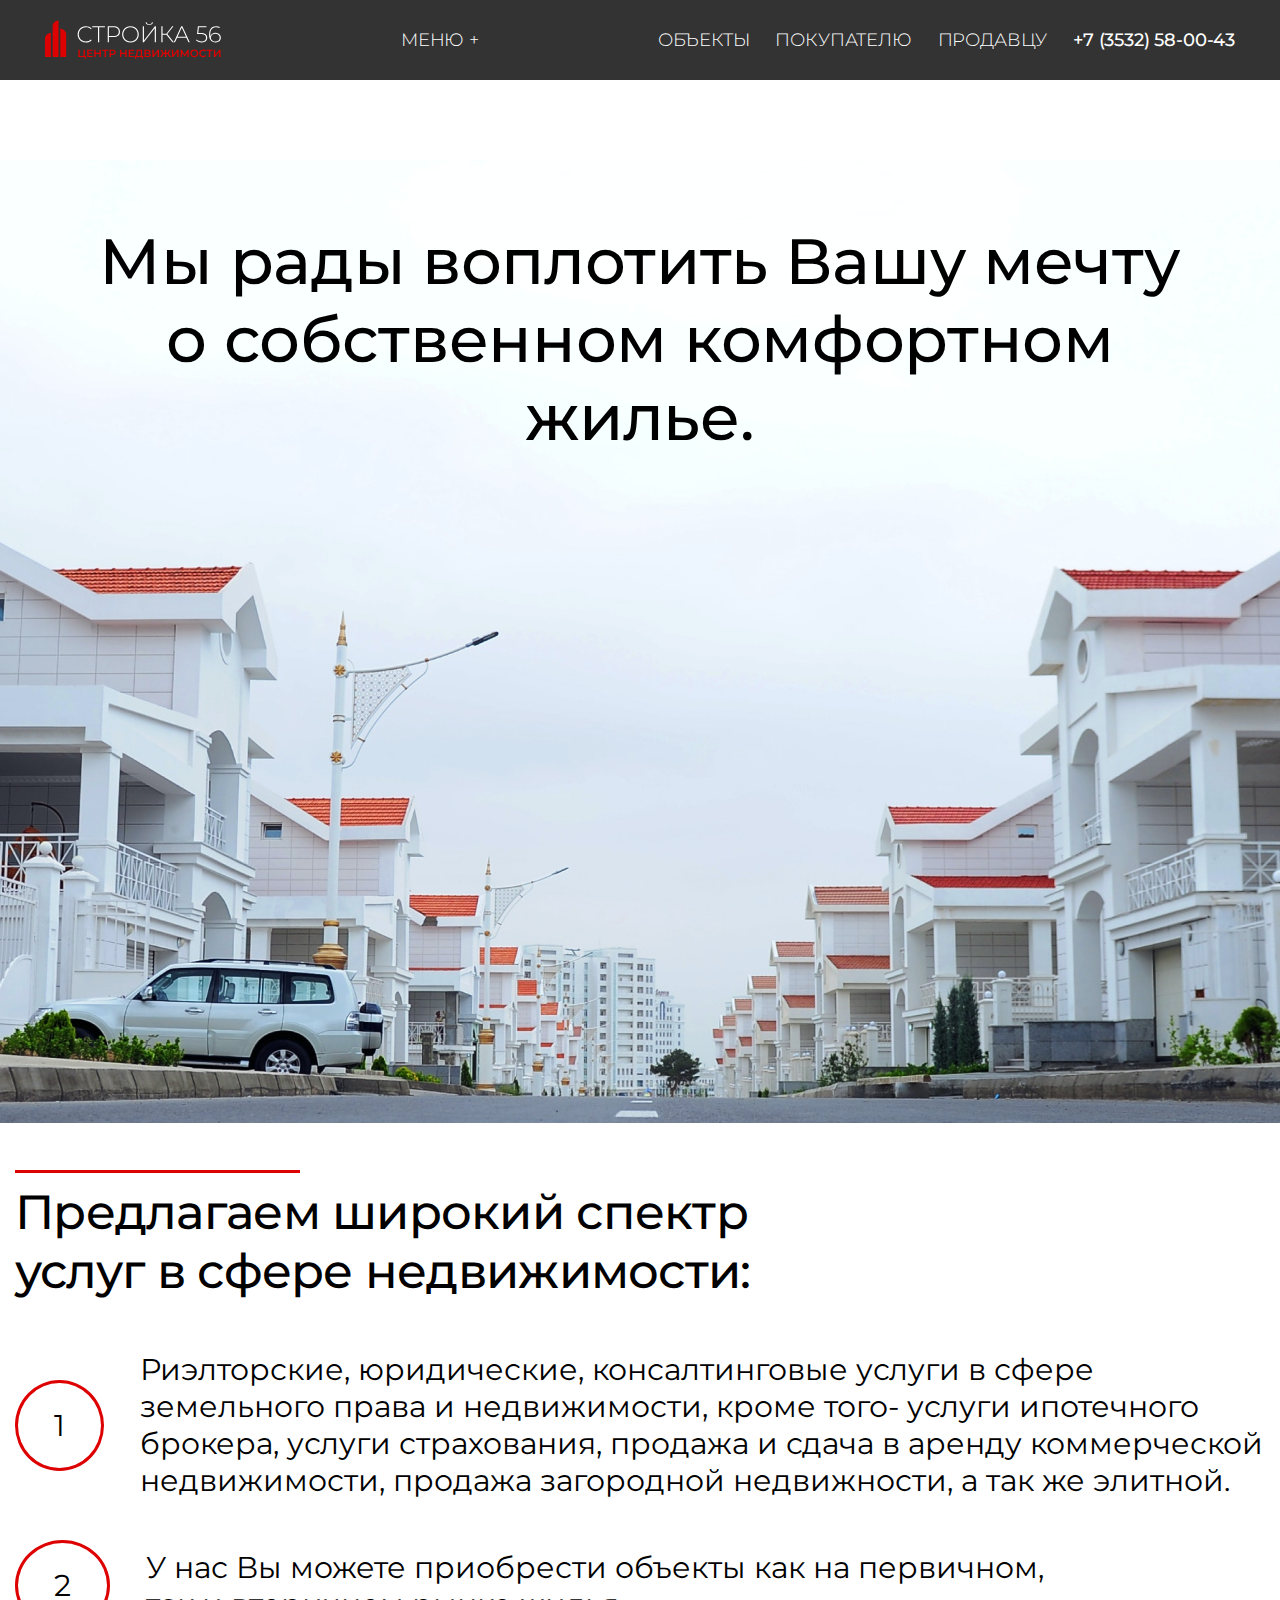
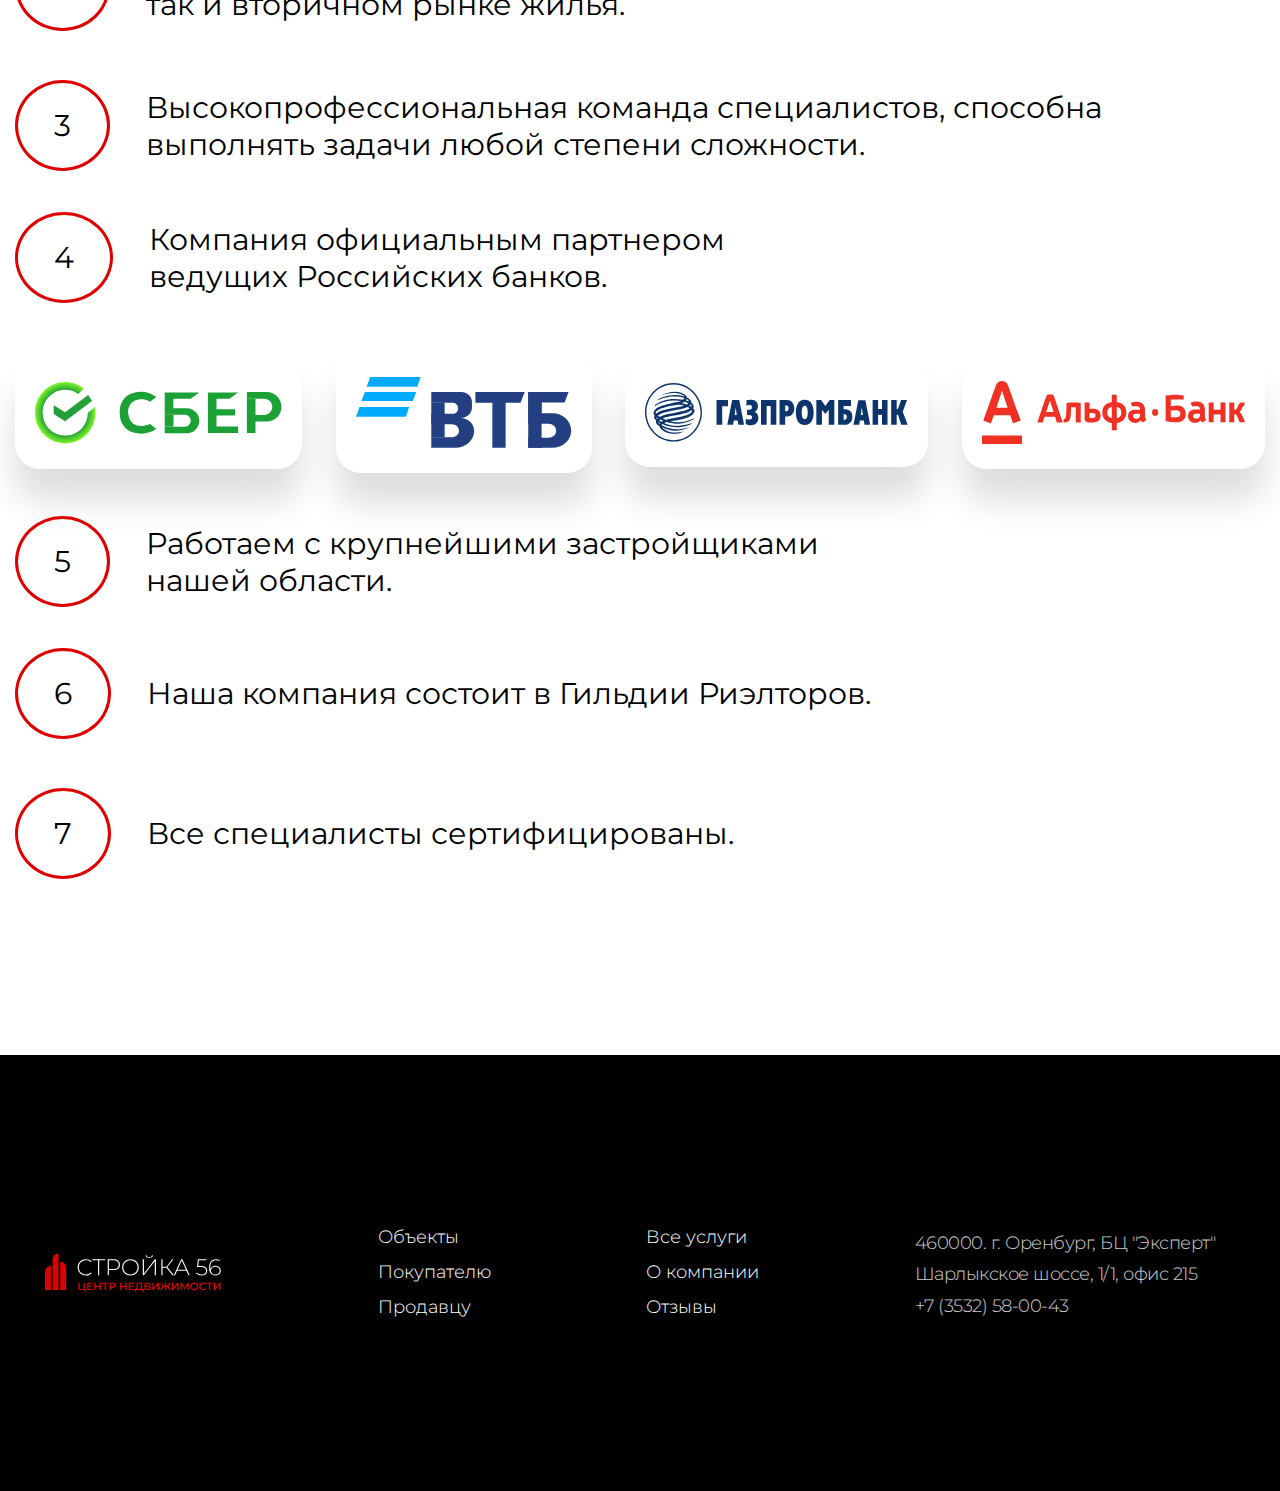
<file: conditions.html>
<!DOCTYPE html>
<html lang="ru">
<head>
	<meta charset="UTF-8">
	<title>Стройка 56</title>
	<link rel="stylesheet" href="css/style.css">
	<link href="https://fonts.googleapis.com/css2?family=Montserrat:wght@300;400;500&display=swap" rel="stylesheet">
	<link rel="shortcut icon" href="img/favicon.ico" type="image/x-icon">
</head>

<body>
	<div class="page">
		<header class="header">
			<div class="container">
				<nav class="nav">
					<div>
						<a href="index.html">
							<img class="logo" src="img/logo.svg" alt="">
						</a>
					</div>
					<div>
						<a class="nav__link" href="#">Меню +</a>
					</div>
					<div>
						<a class="nav__link" href="catalog.html">Объекты</a>
						<a class="nav__link" href="buyer.html">Покупателю</a>
						<a class="nav__link" href="seller.html">Продавцу</a>
						<a class="nav__link phone" href="tel:+73532580043">+7 (3532) 58-00-43</a>
					</div>
				</nav>
			</div>
		</header>
		<section class="conditions">
			<div class="conditions__media">
				<img src="img/conditions_media.png" alt="">
				<p class="conditions__title">Мы рады воплотить Вашу мечту<br>о собственном комфортном<br>жилье.</p>
			</div>
			<div class="container__conditions">
				<h3 class="title conditions">Предлагаем широкий спектр<br>услуг в сфере недвижимости:</h3>
				<div class="point__container conditions">
					<span class="number">1</span>
					<p class="buyer__text conditions">Риэлторские, юридические, консалтинговые услуги в сфере земельного права и недвижимости, кроме того- услуги ипотечного брокера, услуги страхования, продажа и сдача в аренду коммерческой недвижимости, продажа загородной недвижности, а так же элитной.</p>
				</div>
				<div class="point__container">
					<span class="number">2</span>
					<p class="buyer__text conditions">У нас Вы можете приобрести объекты как на первичном,<br>так и  вторичном рынке жилья.</p>
				</div>
				<div class="point__container conditions">
					<span class="number">3</span>
					<p class="buyer__text conditions">Высокопрофессиональная команда специалистов, способна<br>выполнять задачи любой степени сложности.</p>
				</div>
				<div class="point__container">
					<span class="number">4</span>
					<p class="buyer__text conditions">Компания официальным партнером<br>ведущих Российских банков.</p>
				</div>
				<div class="logo__container">
					<div class="logo__inner">
						<img src="img/sber_logo.svg" alt="">
					</div>
					<div class="logo__inner">
						<img src="img/vtb_logo.svg" alt="">
					</div>
					<div class="logo__inner">
						<img src="img/gaz_logo.svg" alt="">
					</div>
					<div class="logo__inner">
						<img src="img/alpha_logo.svg" alt="">
					</div>
				</div>
				<div class="point__container conditions">
					<span class="number">5</span>
					<p class="buyer__text conditions">Работаем с крупнейшими застройщиками<br>нашей области. </p>
				</div>
				<div class="point__container">
					<span class="number">6</span>
					<p class="buyer__text conditions">Наша компания состоит в Гильдии Риэлторов. </p>
				</div>
				<div class="point__container">
					<span class="number">7</span>
					<p class="buyer__text conditions">Все специалисты сертифицированы.</p>
				</div>
			</div>
		</section>
		<footer class="footer">
	  		<div class="container">
	  			<div class="footer__container">
	  				<a href="index.html">
	  					<img class="logo" src="img/logo.svg" alt="">
	  				</a>
	  				<nav class="nav__footer">
	  					<a class="footer__link" href="catalog.html">Объекты</a>
	  					<a class="footer__link" href="buyer.html">Покупателю</a>
	  					<a class="footer__link" href="seller.html">Продавцу</a>
	  				</nav>
	  				<nav class="nav__footer">
	  					<a class="footer__link" href="conditions.html">Все услуги</a>
	  					<a class="footer__link" href="#">О компании</a>
	  					<a class="footer__link" href="#">Отзывы</a>
	  				</nav>
	  				<div class="adress">
	  					<p class="adress__text">460000. г. Оренбург, БЦ "Эксперт"</p>
	  					<p class="adress__text">Шарлыкское шоссе, 1/1, офис 215</p>
	  					<a class="adress__text" href="tel:+73532580043">+7 (3532) 58-00-43</a>
	  				</div>
	  			</div>
	  		</div>
		</footer>
  	</div>

</body>
</html>
</file>
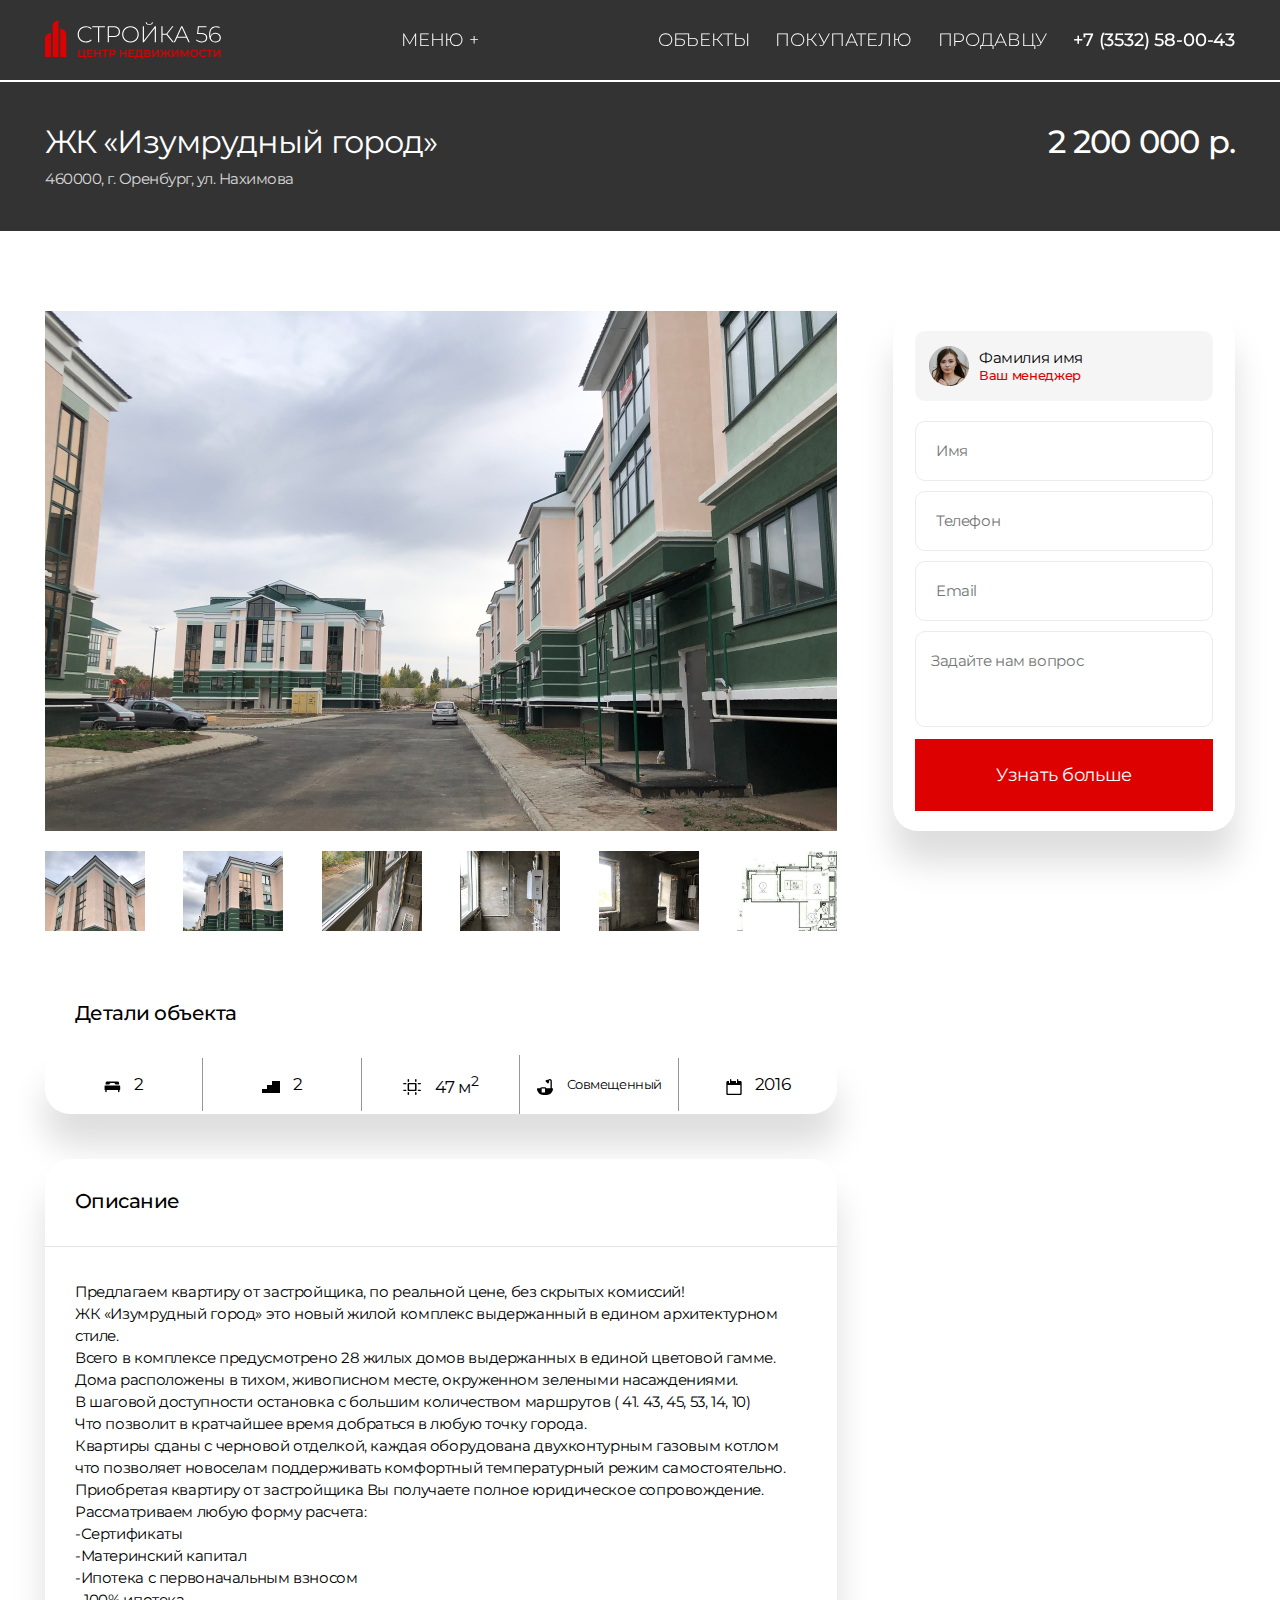
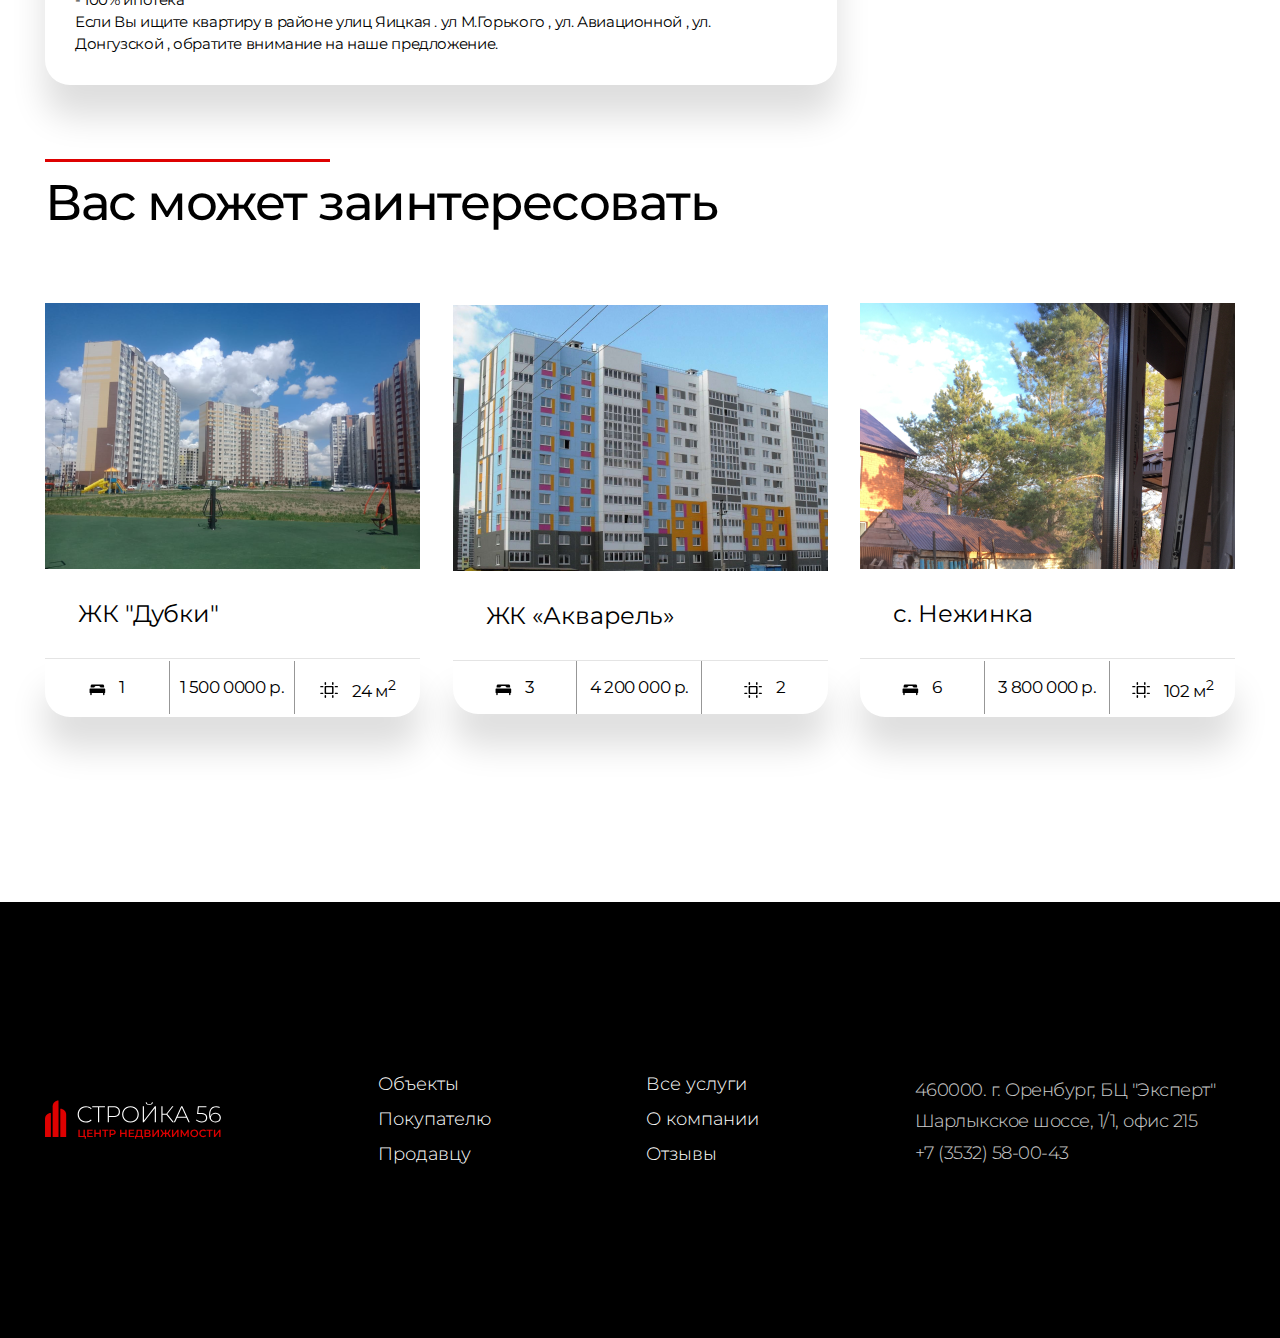
<file: item.html>
<!DOCTYPE html>
<html lang="ru">
<head>
	<meta charset="UTF-8">
	<title>Стройка 56</title>
	<link rel="stylesheet" href="css/style.css">
	<link rel="stylesheet" href="css/lightbox.css">
	<link href="https://fonts.googleapis.com/css2?family=Montserrat:wght@300;400;500&display=swap" rel="stylesheet">
	<link rel="shortcut icon" href="img/favicon.ico" type="image/x-icon">
</head>

<body>
	<div class="page">
		<header class="header--main">
			<div class="container">
				<nav class="nav">
					<div>
						<a href="index.html">
							<img class="logo" src="img/logo.svg" alt="">
						</a>
					</div>
					<div>
						<a class="m_link" href="#">Меню +</a>
						<nav class="m__block">
							<a class="menu__link" href="services.html">Все услуги</a>
							<a class="menu__link" href="about.html">О компании</a>
							<a class="menu__link" href="#">Отзывы</a>
						</nav>
					</div>
					<div>
						<a class="nav__link" href="catalog.html">Объекты</a>
						<a class="nav__link" href="buyer.html">Покупателю</a>
						<a class="nav__link" href="seller.html">Продавцу</a>
						<a class="nav__link phone" href="tel:+73532580043">+7 (3532) 58-00-43</a>
					</div>
				</nav>
			</div>
		</header>
		<section class="item__title">
			<div class="container">
				<div class="item__content">
					<div class="item__inner">
						<p class="item__title__text">ЖК «Изумрудный город»</p>
						<p class="adress">460000, г. Оренбург, ул. Нахимова</p>
					</div>
					<div class="item__inner">
						<p class="item__price">2 200 000 р.</p>
					</div>
				</div>
			</div>
		</section>
		<section class="item">
			<div class="container">
				<div class="item__info">
					<div class="item__info__inner">
						<div class="item__info__media">
							<a id="main__link" href="img/item_1/item_1.png" data-lightbox="img"><img  id="main" src="img/item_1/item_1.png" alt=""></a>
						</div>
						<div class="info__gallery">
							<div class="info__gallery__media">
								<img class="info__gallery__media__img" data-lightbox="img" src="img/item_1/item_2.png" alt="">
							</div>
							<div class="info__gallery__media">
								<img class="info__gallery__media__img" data-lightbox="img" src="img/item_1/item_3.png" alt="">
							</div>
							<div class="info__gallery__media">
								<img class="info__gallery__media__img" data-lightbox="img" src="img/item_1/item_4.png" alt="">
							</div>
							<div class="info__gallery__media">
								<img class="info__gallery__media__img" data-lightbox="img" src="img/item_1/item_5.png" alt="">
							</div>
							<div class="info__gallery__media">
								<img class="info__gallery__media__img" data-lightbox="img" src="img/item_1/item_6.png" alt="">
							</div>
							<div class="info__gallery__media">
								<img class="info__gallery__media__img" data-lightbox="img" src="img/item_1/item_7.png" alt="">
							</div>
						</div>
						<div class="catalog__info__wrapper">
							<p class="catalog__info__title">Детали объекта</p>
							<div class="catalog__info">
								<div class="catalog__info__inner">
									<img class="catalog__info__icon" src="img/lot_icon.svg" alt="">
									<p class="catalog__text">2</p>
								</div>
								<div class="catalog__info__inner">
									<img class="catalog__info__icon" src="img/floor_icon.svg" alt="">
									<p class="catalog__text">2</p>
								</div>
								<div class="catalog__info__inner">
									<img class="catalog__info__icon" src="img/square.svg" alt="">
									<p class="catalog__text">47 м<sup>2</sup></p>
								</div>
								<div class="catalog__info__inner">
									<img class="catalog__info__icon" src="img/bathroom_icon.svg" alt="">
									<p class="catalog__text bathroom">Совмещенный</p>
								</div>
								<div class="catalog__info__inner">
									<img class="catalog__info__icon" src="img/date_icon.svg" alt="">
									<p class="catalog__text">2016</p>
								</div>
							</div>
						</div>
						<div class="catalog__description">
							<p class="catalog__description__title">Описание</p>
							<div class="line__description"></div>
							<p class="catalog__description__text">Предлагаем квартиру от застройщика, по реальной цене, без скрытых комиссий!<br>ЖК «Изумрудный город» это новый жилой комплекс выдержанный в едином архитектурном стиле.<br>Всего в комплексе предусмотрено 28 жилых домов выдержанных в единой цветовой гамме. Дома расположены в тихом, живописном месте, окруженном зелеными насаждениями.<br>В шаговой доступности остановка с большим количеством маршрутов ( 41. 43, 45, 53, 14, 10)<br>Что позволит в кратчайшее время добраться в любую точку города.<br>Квартиры сданы с черновой отделкой, каждая оборудована двухконтурным газовым котлом<br>что позволяет новоселам поддерживать комфортный температурный режим самостоятельно. Приобретая квартиру от застройщика Вы получаете полное юридическое сопровождение. Рассматриваем любую форму расчета:<br>-Сертификаты<br>-Материнский капитал<br>-Ипотека с первоначальным взносом<br>- 100% ипотека<br>Если Вы ищите квартиру в районе улиц Яицкая . ул М.Горького , ул. Авиационной , ул.<br>Донгузской , обратите внимание на наше предложение.</p>
						</div>
					</div>
					<div class="item__info__inner">
						<div class="item__form__container">
							<div class="item__manager">
								<div class="item__manager__media">
									<img src="img/manager_media.png" alt="">
								</div>
								<div class="item__manager__info">
									<p class="item__manager__title">Фамилия имя</p>
									<p class="item__manager__text">Ваш менеджер</p>
								</div>
							</div>
							<form class="item__form">
								<input name="имя" placeholder="Имя">
								<input name="phone" placeholder="Телефон">
								<input name="email" placeholder="Email">
								<textarea cols="30" rows="3" placeholder="Задайте нам вопрос"></textarea>
								<button class="item__form__btn" type="submit">Узнать больше</button>
							</form>
						</div>
					</div>
				</div>
			</div>
		</section>
		<section class="interesting">
			<div class="container">
				<h3 class="title interesting">Вас может заинтересовать</h3>
				<div class="catalog__wrapper interesting">
					<a href="#">
						<div class="catalog__inner">
							<div class="catalog__media">
								<img src="img/catalog_item_2.png" alt="">
							</div>
							<div class="catalog__container">
								<p class="catalog__title">ЖК "Дубки"</p>
								<div class="catalog__info">
									<div class="catalog__info__inner">
										<img class="catalog__info__icon" src="img/lot_icon.svg" alt="">
										<p class="catalog__text">1</p>
									</div>
									<div class="catalog__info__inner">
										<p class="catalog__text">1 500 0000 р.</p>
									</div>
									<div class="catalog__info__inner">
										<img class="catalog__info__icon" src="img/square.svg" alt="">
										<p class="catalog__text">24 м<sup>2</sup></p>
									</div>
								</div>
							</div>
						</div>
					</a>
					<a href="#">
						<div class="catalog__inner">
							<div class="catalog__media">
								<img src="img/catalog_item_3.png" alt="">
							</div>
							<div class="catalog__container">
								<p class="catalog__title">ЖК «Акварель»</p>
								<div class="catalog__info">
									<div class="catalog__info__inner">
										<img class="catalog__info__icon" src="img/lot_icon.svg" alt="">
										<p class="catalog__text">3</p>
									</div>
									<div class="catalog__info__inner">
										<p class="catalog__text">4 200 000 р.</p>
									</div>
									<div class="catalog__info__inner">
										<img class="catalog__info__icon" src="img/square.svg" alt="">
										<p class="catalog__text">2</p>
									</div>
								</div>
							</div>
						</div>
					</a>
					<a href="#">
						<div class="catalog__inner">
							<div class="catalog__media">
								<img src="img/catalog_item_4.png" alt="">
							</div>
							<div class="catalog__container">
								<p class="catalog__title">с. Нежинка</p>
								<div class="catalog__info">
									<div class="catalog__info__inner">
										<img class="catalog__info__icon" src="img/lot_icon.svg" alt="">
										<p class="catalog__text">6</p>
									</div>
									<div class="catalog__info__inner">
										<p class="catalog__text">3 800 000 р.</p>
									</div>
									<div class="catalog__info__inner">
										<img class="catalog__info__icon" src="img/square.svg" alt="">
										<p class="catalog__text">102 м<sup>2</sup></p>
									</div>
								</div>
							</div>
						</div>
					</a>
				</div>
			</div>
		</section>
		<footer class="footer">
	  		<div class="container">
	  			<div class="footer__container">
	  				<a href="index.html">
	  					<img class="logo" src="img/logo.svg" alt="">
	  				</a>
	  				<nav class="nav__footer">
	  					<a class="footer__link" href="catalog.html">Объекты</a>
	  					<a class="footer__link" href="buyer.html">Покупателю</a>
	  					<a class="footer__link" href="seller.html">Продавцу</a>
	  				</nav>
	  				<nav class="nav__footer">
	  					<a class="footer__link" href="services.html">Все услуги</a>
	  					<a class="footer__link" href="about.html">О компании</a>
	  					<a class="footer__link" href="#">Отзывы</a>
	  				</nav>
	  				<div class="adress">
	  					<p class="adress__text">460000. г. Оренбург, БЦ "Эксперт"</p>
	  					<p class="adress__text">Шарлыкское шоссе, 1/1, офис 215</p>
	  					<a class="adress__text" href="tel:+73532580043">+7 (3532) 58-00-43</a>
	  				</div>
	  			</div>
	  		</div>
		</footer>
  	</div>

	<script src="js/jquery.min.js"></script>
  	<script src="js/script.js"></script>
	<script src="js/lightbox.js"></script>

</body>
</html>
</file>
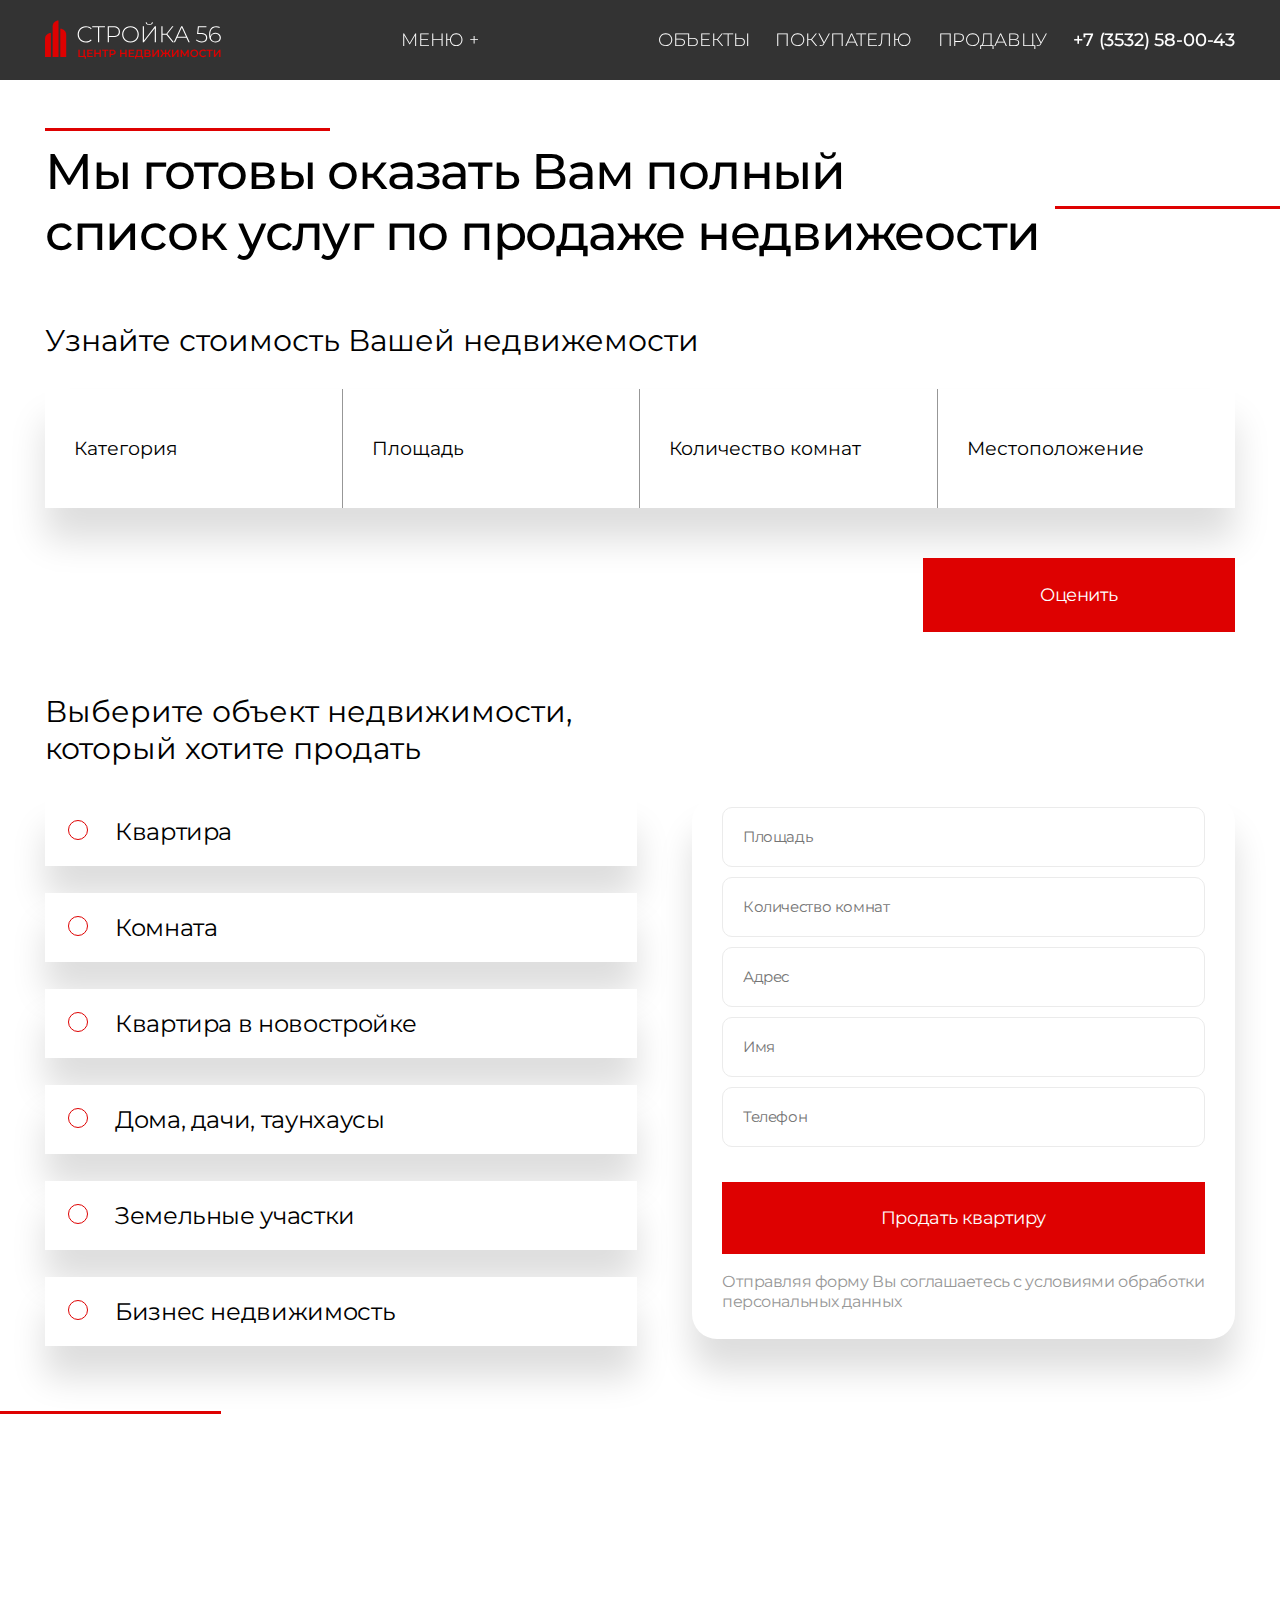
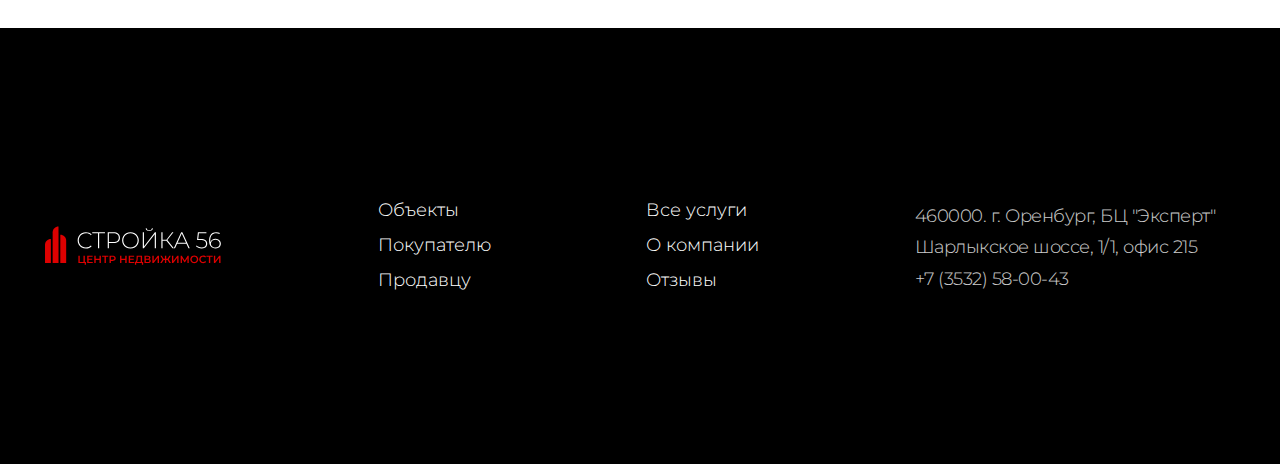
<file: seller.html>
<!DOCTYPE html>
<html lang="ru">
<head>
	<meta charset="UTF-8">
	<title>Стройка 56</title>
	<link rel="stylesheet" href="css/style.css">
	<link href="https://fonts.googleapis.com/css2?family=Montserrat:wght@300;400;500&display=swap" rel="stylesheet">
	<link rel="shortcut icon" href="img/favicon.ico" type="image/x-icon">
</head>

<body>
	<div class="page">
		<header class="header--main">
			<div class="container">
				<nav class="nav">
					<div>
						<a href="index.html">
							<img class="logo" src="img/logo.svg" alt="">
						</a>
					</div>
					<div>
						<a class="m_link" href="#">Меню +</a>
						<nav class="m__block">
							<a class="menu__link" href="services.html">Все услуги</a>
							<a class="menu__link" href="about.html">О компании</a>
							<a class="menu__link" href="#">Отзывы</a>
						</nav>
					</div>
					<div>
						<a class="nav__link" href="catalog.html">Объекты</a>
						<a class="nav__link" href="buyer.html">Покупателю</a>
						<a class="nav__link" href="seller.html">Продавцу</a>
						<a class="nav__link phone" href="tel:+73532580043">+7 (3532) 58-00-43</a>
					</div>
				</nav>
			</div>
		</header>
		<section class="seller">
			<div class="container">
				<h3 class="title seller">Мы готовы оказать Вам полный<br>список услуг по продаже недвижеости</h3>
				<p class="seller__title">Узнайте стоимость Вашей недвижемости</p>
				<ul class="catalog__filter">
					<li class="catalog__item">
						<button class="catalog__item__text" type="button">Категория</button>
					</li>
					<li class="catalog__item">
						<button class="catalog__item__text" type="button">Площадь</button>
					</li>
					<li class="catalog__item">
						<button class="catalog__item__text" type="button">Количество комнат</button>
					</li>
					<li class="catalog__item">
						<button class="catalog__item__text" type="button">Местоположение</button>
					</li>
				</ul>
				<div class="seller__btn">
					<a class="seller__btn__link" href="#">Оценить</a>
				</div>
				<img class="linnes__sl" src="img/lines_sl.svg" alt="">
			</div>
		</section>
		<section class="seller__filter">
			<div class="container">
				<p class="seller__filter__title">Выберите объект недвижимости,<br>который хотите продать</p>
				<div class="seller__filter__container">
					<div class="seller__filter__inner">
						<div class="radio room">
							<input class="radio__input" name="object" type="radio" id="flat" >
							<label class="radio__lable" for="flat">Квартира</label>
						</div>
						<div class="radio room">
							<input class="radio__input" name="object" type="radio" id="room" >
							<label class="radio__lable" for="room">Комната</label>
						</div>
						<div class="radio room">
							<input class="radio__input" name="object" type="radio" id="new_building" >
							<label class="radio__lable" for="new_building">Квартира в новостройке</label>
						</div>
						<div class="radio house">
							<input class="radio__input" name="object" type="radio" id="cottages" >
							<label class="radio__lable" for="cottages">Дома, дачи, таунхаусы</label>
						</div>
						<div class="radio land_plot">
							<input class="radio__input" name="object" type="radio" id="land" >
							<label class="radio__lable" for="land">Земельные участки</label>
						</div>
						<div class="radio business">
							<input class="radio__input" name="object" type="radio" id="business" >
							<label class="radio__lable" for="business">Бизнес недвижимость</label>
						</div>
					</div>
					<div class="seller__filter__inner form form__def">
						<form class="item__form">
							<input name="площадь" placeholder="Площадь">
							<input name="количество" placeholder="Количество комнат">
							<input name="адрес" placeholder="Адрес">
							<input name="имя" placeholder="Имя">
							<input name="email" placeholder="Телефон">
							<button class="item__form__btn" type="submit">Продать квартиру</button>
							<p class="seller__filter__conditions">Отправляя форму Вы соглашаетесь с условиями обработки<br>персональных данных</p>
						</form>
					</div>
					<div class="seller__filter__inner form form__room">
						<form class="item__form">
							<input name="площадь" placeholder="Площадь">
							<input name="количество" placeholder="Количество комнат">
							<input name="адрес" placeholder="Адрес">
							<input name="имя" placeholder="Имя">
							<input name="email" placeholder="Телефон">
							<button class="item__form__btn" type="submit">Продать квартиру</button>
							<p class="seller__filter__conditions">Отправляя форму Вы соглашаетесь с условиями обработки<br>персональных данных</p>
						</form>
					</div>
					<div class="seller__filter__inner form form__house">
						<form class="item__form">
							<input name="площадь" placeholder="Площадь">
							<input name="количество" placeholder="Количество комнат">
							<input name="площадь" placeholder="Площадь участка">
							<input name="адрес" placeholder="Адрес">
							<input name="имя" placeholder="Имя">
							<input name="email" placeholder="Телефон">
							<button class="item__form__btn" type="submit">Продать квартиру</button>
							<p class="seller__filter__conditions">Отправляя форму Вы соглашаетесь с условиями обработки<br>персональных данных</p>
						</form>
					</div>
					<div class="seller__filter__inner form form__land_plot">
						<form class="item__form">
							<input name="площадь" placeholder="Площадь участка">
							<input name="кадастровый номер" placeholder="Кадастровый номер">
							<input name="адрес" placeholder="Адрес">
							<input name="имя" placeholder="Имя">
							<input name="email" placeholder="Телефон">
							<button class="item__form__btn" type="submit">Продать квартиру</button>
							<p class="seller__filter__conditions">Отправляя форму Вы соглашаетесь с условиями обработки<br>персональных данных</p>
						</form>
					</div>
					<div class="seller__filter__inner form form__business">
						<form class="item__form">
							<input name="площадь" placeholder="Площадь">
							<input name="вид объекта" placeholder="Вид объекта">
							<input name="адрес" placeholder="Адрес">
							<input name="имя" placeholder="Имя">
							<input name="email" placeholder="Телефон">
							<button class="item__form__btn" type="submit">Продать квартиру</button>
							<p class="seller__filter__conditions">Отправляя форму Вы соглашаетесь с условиями обработки<br>персональных данных</p>
						</form>
					</div>
				</div>
			</div>
		</section>
		<footer class="footer">
	  		<div class="container">
	  			<div class="footer__container">
	  				<a href="index.html">
	  					<img class="logo" src="img/logo.svg" alt="">
	  				</a>
	  				<nav class="nav__footer">
	  					<a class="footer__link" href="catalog.html">Объекты</a>
	  					<a class="footer__link" href="buyer.html">Покупателю</a>
	  					<a class="footer__link" href="seller.html">Продавцу</a>
	  				</nav>
	  				<nav class="nav__footer">
	  					<a class="footer__link" href="services.html">Все услуги</a>
	  					<a class="footer__link" href="about.html">О компании</a>
	  					<a class="footer__link" href="#">Отзывы</a>
	  				</nav>
	  				<div class="adress">
	  					<p class="adress__text">460000. г. Оренбург, БЦ "Эксперт"</p>
	  					<p class="adress__text">Шарлыкское шоссе, 1/1, офис 215</p>
	  					<a class="adress__text" href="tel:+73532580043">+7 (3532) 58-00-43</a>
	  				</div>
	  			</div>
	  		</div>
		</footer>
  	</div>

  	<script src="js/jquery.min.js"></script>
	<script src="js/script.js"></script>

</body>
</html>
</file>
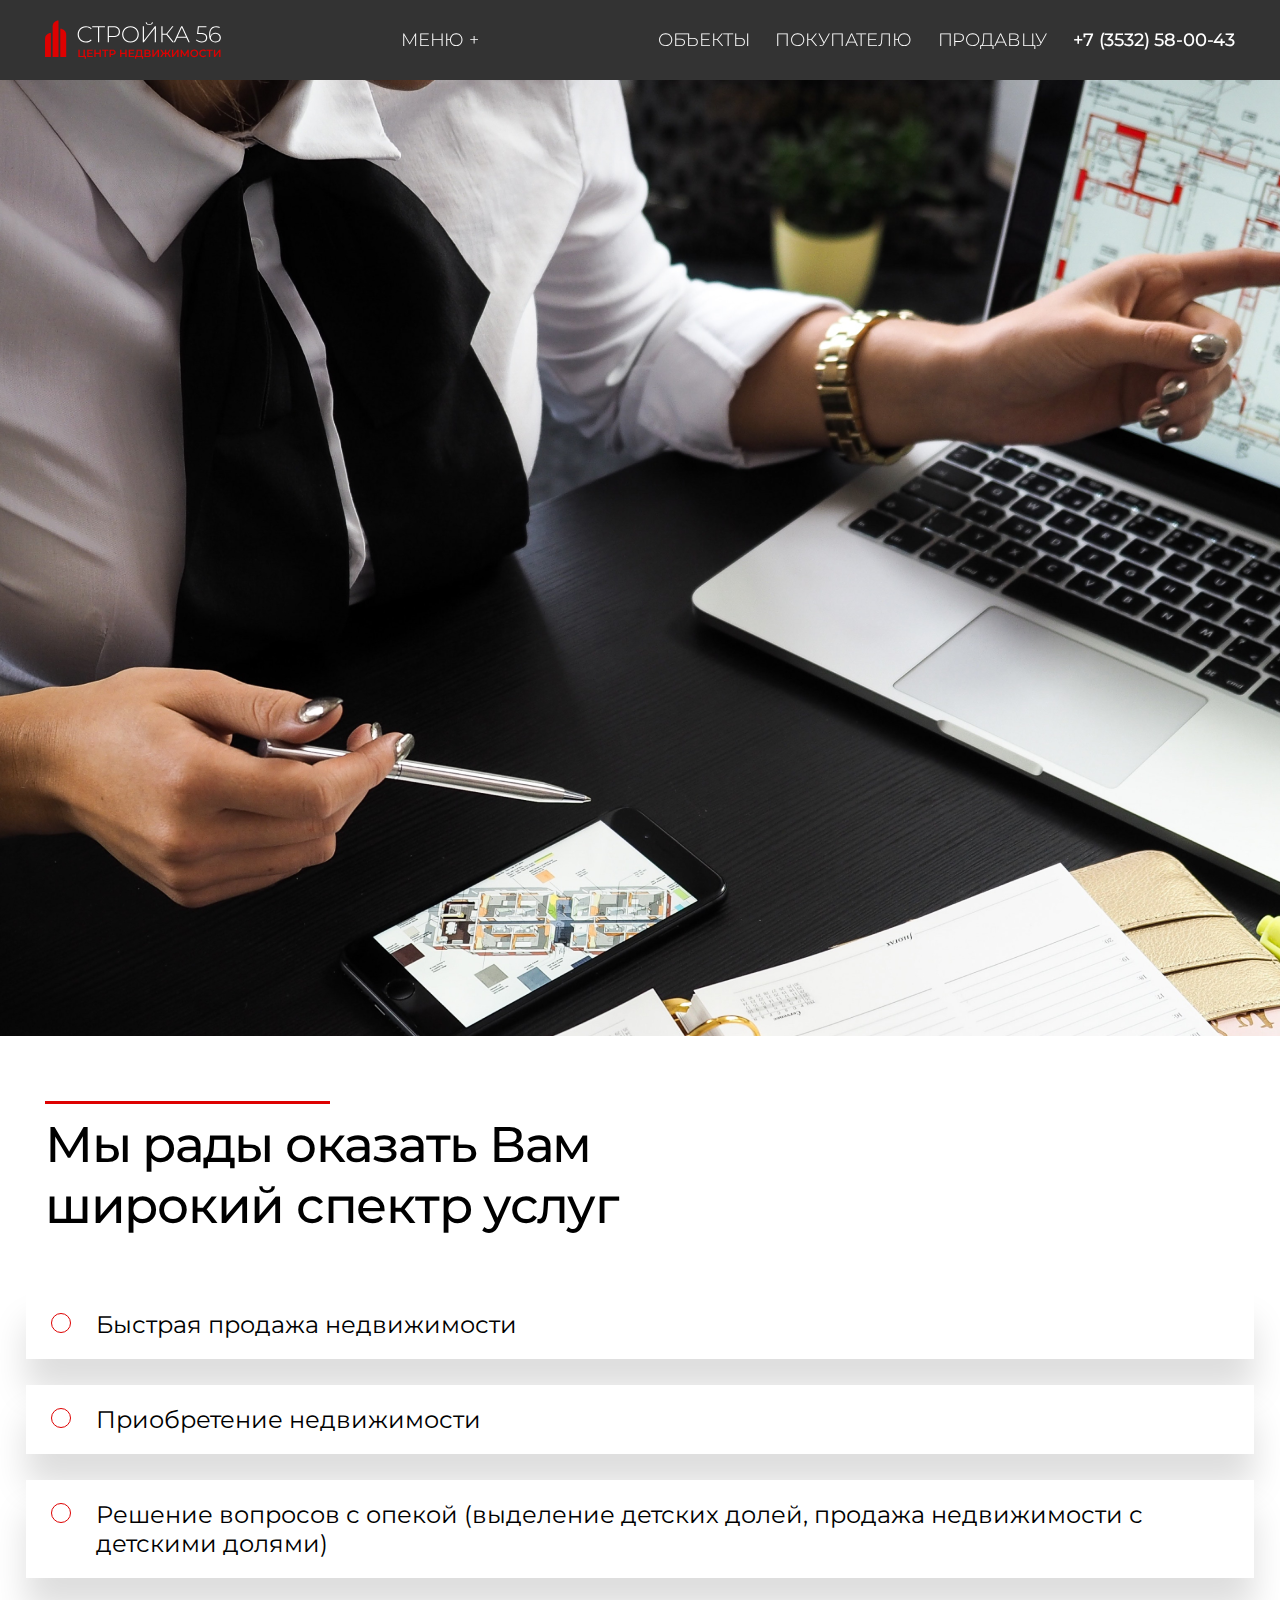
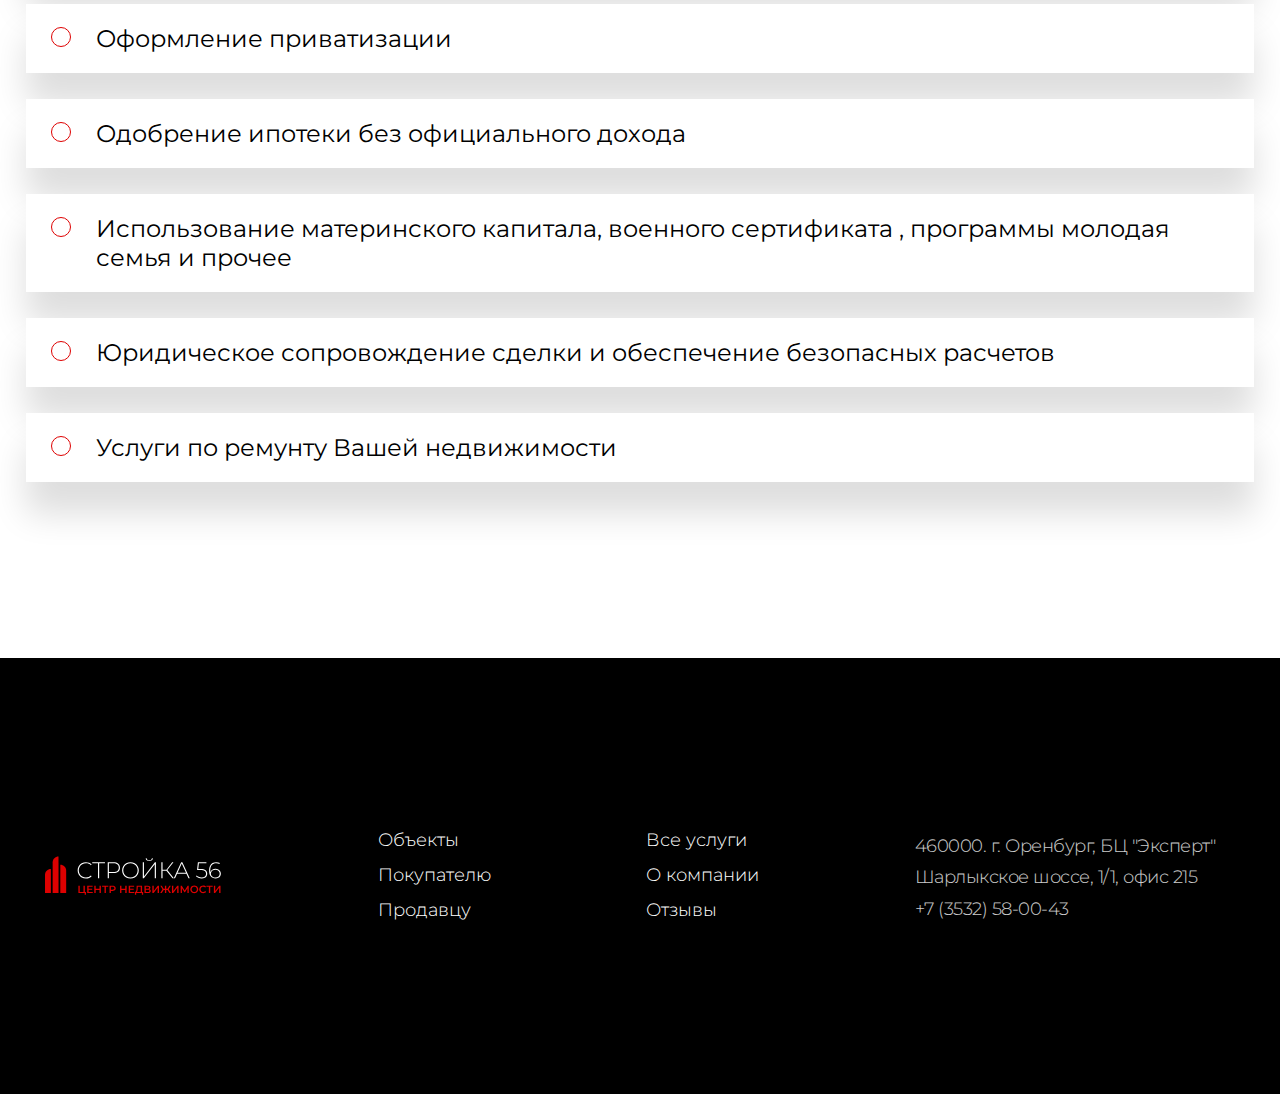
<file: services.html>
<!DOCTYPE html>
<html lang="ru">
<head>
	<meta charset="UTF-8">
	<title>Стройка 56</title>
	<link rel="stylesheet" href="css/style.css">
	<link rel="stylesheet" href="css/lightbox.css">
	<link href="https://fonts.googleapis.com/css2?family=Montserrat:wght@300;400;500&display=swap" rel="stylesheet">
	<link rel="shortcut icon" href="img/favicon.ico" type="image/x-icon">
</head>

<body>
	<div class="page">
		<header class="header--main">
			<div class="container">
				<nav class="nav">
					<div>
						<a href="index.html">
							<img class="logo" src="img/logo.svg" alt="">
						</a>
					</div>
					<div>
						<a class="m_link" href="#">Меню +</a>
						<nav class="m__block">
							<a class="menu__link" href="services.html">Все услуги</a>
							<a class="menu__link" href="about.html">О компании</a>
							<a class="menu__link" href="#">Отзывы</a>
						</nav>
					</div>
					<div>
						<a class="nav__link" href="catalog.html">Объекты</a>
						<a class="nav__link" href="buyer.html">Покупателю</a>
						<a class="nav__link" href="seller.html">Продавцу</a>
						<a class="nav__link phone" href="tel:+73532580043">+7 (3532) 58-00-43</a>
					</div>
				</nav>
			</div>
		</header>
		<section class="services">
			<div class="services__media">
				<img src="img/services_media.png" alt="">
			</div>
			<div class="container">
				<h3 class="title services">Мы рады оказать Вам<br>широкий спектр услуг</h3>
			</div>
			<div class="container__conditions services">
				<div class="spoiler one">
					<div class="spoiler__item">
						<div class="spoiler__title">
							<p>Быстрая продажа недвижимости</p>
						</div>
						<div class="spoiler__text">
						- быстрое одобрение – от 15 минут вместо недели ожидания;<br>
						- вас будут сопровождать на всех стадиях получения кредита;<br>
						- экономия денег благодаря подбору минимальной ставки;<br>
						- снижение вероятности отказов банков;<br>
						- все особенности и  требования банков;<br>
						- во многих банках именно для наших клиентов, есть скидки на  ипотечные базовые ставки;<br>
						- одновременное одобрение в нескольких банках.<br>
						</div>
					</div>
					<div class="spoiler__item">
						<div class="spoiler__title">
							<p>Приобретение недвижимости</p>
						</div>
						<div class="spoiler__text">
						- быстрое одобрение – от 15 минут вместо недели ожидания;<br>
						- вас будут сопровождать на всех стадиях получения кредита;<br>
						- экономия денег благодаря подбору минимальной ставки;<br>
						- снижение вероятности отказов банков;<br>
						- все особенности и  требования банков;<br>
						- во многих банках именно для наших клиентов, есть скидки на  ипотечные базовые ставки;<br>
						- одновременное одобрение в нескольких банках.<br>
						</div>
					</div>
					<div class="spoiler__item">
						<div class="spoiler__title">
							<p>Решение вопросов с опекой (выделение детских долей, продажа недвижимости с детскими долями)</p>
						</div>
						<div class="spoiler__text">
						- быстрое одобрение – от 15 минут вместо недели ожидания;<br>
						- вас будут сопровождать на всех стадиях получения кредита;<br>
						- экономия денег благодаря подбору минимальной ставки;<br>
						- снижение вероятности отказов банков;<br>
						- все особенности и  требования банков;<br>
						- во многих банках именно для наших клиентов, есть скидки на  ипотечные базовые ставки;<br>
						- одновременное одобрение в нескольких банках.<br>
						</div>
					</div>
					<div class="spoiler__item">
						<div class="spoiler__title">
							<p>Оформление приватизации</p>
						</div>
						<div class="spoiler__text">
						- быстрое одобрение – от 15 минут вместо недели ожидания;<br>
						- вас будут сопровождать на всех стадиях получения кредита;<br>
						- экономия денег благодаря подбору минимальной ставки;<br>
						- снижение вероятности отказов банков;<br>
						- все особенности и  требования банков;<br>
						- во многих банках именно для наших клиентов, есть скидки на  ипотечные базовые ставки;<br>
						- одновременное одобрение в нескольких банках.<br>
						</div>
					</div>
					<div class="spoiler__item">
						<div class="spoiler__title">
							<p>Одобрение ипотеки без официального дохода</p>
						</div>
						<div class="spoiler__text">
						- быстрое одобрение – от 15 минут вместо недели ожидания;<br>
						- вас будут сопровождать на всех стадиях получения кредита;<br>
						- экономия денег благодаря подбору минимальной ставки;<br>
						- снижение вероятности отказов банков;<br>
						- все особенности и  требования банков;<br>
						- во многих банках именно для наших клиентов, есть скидки на  ипотечные базовые ставки;<br>
						- одновременное одобрение в нескольких банках.<br>
						</div>
					</div>
					<div class="spoiler__item">
						<div class="spoiler__title">
							<p>Использование материнского капитала, военного сертификата , программы молодая семья и прочее</p>
						</div>
						<div class="spoiler__text">
						- быстрое одобрение – от 15 минут вместо недели ожидания;<br>
						- вас будут сопровождать на всех стадиях получения кредита;<br>
						- экономия денег благодаря подбору минимальной ставки;<br>
						- снижение вероятности отказов банков;<br>
						- все особенности и  требования банков;<br>
						- во многих банках именно для наших клиентов, есть скидки на  ипотечные базовые ставки;<br>
						- одновременное одобрение в нескольких банках.<br>
						</div>
					</div>
					<div class="spoiler__item">
						<div class="spoiler__title">
							<p>Юридическое сопровождение сделки и обеспечение безопасных расчетов</p>
						</div>
						<div class="spoiler__text">
						- быстрое одобрение – от 15 минут вместо недели ожидания;<br>
						- вас будут сопровождать на всех стадиях получения кредита;<br>
						- экономия денег благодаря подбору минимальной ставки;<br>
						- снижение вероятности отказов банков;<br>
						- все особенности и  требования банков;<br>
						- во многих банках именно для наших клиентов, есть скидки на  ипотечные базовые ставки;<br>
						- одновременное одобрение в нескольких банках.<br>
						</div>
					</div>
					<div class="spoiler__item">
						<div class="spoiler__title">
							<p>Услуги по ремунту Вашей недвижимости</p>
						</div>
						<div class="spoiler__text">
							<div class="item__info spoiler">
								<div class="item__info__inner">
									<div class="item__info__media">
										<a id="main__link" href="img/item_1/item_1.png" data-lightbox="img"><img  id="main" src="img/item_2/item_1.png" alt=""></a>
									</div>
									<div class="info__gallery">
										<div class="info__gallery__media">
											<img class="info__gallery__media__img" data-lightbox="img" src="img/item_2/item_2.png" alt="">
										</div>
										<div class="info__gallery__media">
											<img class="info__gallery__media__img" data-lightbox="img" src="img/item_2/item_3.png" alt="">
										</div>
										<div class="info__gallery__media">
											<img class="info__gallery__media__img" data-lightbox="img" src="img/item_2/item_4.png" alt="">
										</div>
										<div class="info__gallery__media">
											<img class="info__gallery__media__img" data-lightbox="img" src="img/item_2/item_5.png" alt="">
										</div>
										<div class="info__gallery__media">
											<img class="info__gallery__media__img" data-lightbox="img" src="img/item_2/item_6.png" alt="">
										</div>
										<div class="info__gallery__media">
											<img class="info__gallery__media__img" data-lightbox="img" src="img/item_2/item_7.png" alt="">
										</div>
									</div>
									<div class="catalog__description">
										<p class="catalog__description__title">Описание работ</p>
										<div class="line__description"></div>
										<p class="catalog__description__text">
										- Штукатурка по маякам<br>
										- Шпаклёвка 2 слоя под обои<br>
										- Оклейка обоями<br>
										- Дюрополимерные плинтуса<br>
										- Наливной пол<br>
										- Ламинат<br>
										- Плитка в санузле<br>
										- Монтаж коробов<br>
										- Монтаж сантехники<br>
										- Керамогранит на стене в кухне<br>
										- Откосы под покраску</p>
									</div>
								</div>
								<div class="item__info__inner">
									<div class="item__form__container">
										<div class="item__manager">
											<div class="item__manager__media">
												<img src="img/manager_media.png" alt="">
											</div>
											<div class="item__manager__info">
												<p class="item__manager__title">Фамилия имя</p>
												<p class="item__manager__text">Ваш менеджер</p>
											</div>
										</div>
										<form class="item__form">
											<input type="name" name="имя" placeholder="Имя">
											<input type="phone" name="phone" placeholder="Телефон">
											<input type="email" name="email" placeholder="Email">
											<textarea cols="30" rows="3" placeholder="Задайте нам вопрос"></textarea>
											<button class="item__form__btn" type="submit">Узнать больше</button>
										</form>
									</div>
								</div>
							</div>
						</div>
					</div>
				</div>
			</div>
		</section>
		<footer class="footer">
	  		<div class="container">
	  			<div class="footer__container">
	  				<a href="index.html">
	  					<img class="logo" src="img/logo.svg" alt="">
	  				</a>
	  				<nav class="nav__footer">
	  					<a class="footer__link" href="catalog.html">Объекты</a>
	  					<a class="footer__link" href="buyer.html">Покупателю</a>
	  					<a class="footer__link" href="seller.html">Продавцу</a>
	  				</nav>
	  				<nav class="nav__footer">
	  					<a class="footer__link" href="services.html">Все услуги</a>
	  					<a class="footer__link" href="about.html">О компании</a>
	  					<a class="footer__link" href="#">Отзывы</a>
	  				</nav>
	  				<div class="adress">
	  					<p class="adress__text">460000. г. Оренбург, БЦ "Эксперт"</p>
	  					<p class="adress__text">Шарлыкское шоссе, 1/1, офис 215</p>
	  					<a class="adress__text" href="tel:+73532580043">+7 (3532) 58-00-43</a>
	  				</div>
	  			</div>
	  		</div>
		</footer>
  	</div>

	<script src="js/jquery.min.js"></script>
  	<script src="js/script.js"></script>
  	<script src="js/lightbox.js"></script>

</body>
</html>
</file>
<file: css/style.css>
*{
  padding: 0;
  margin: 0;
  border: 0;
}

*,*:before,*:after{
  -moz-box-sizing: border-box;
  -webkit-box-sizing: border-box;
  box-sizing: border-box;
}

:focus,:active{outline: none;}
a:focus,a:active{outline: none;}

a{-webkit-tap-highlight-color: rgba(0, 0, 0, 0);}
label{-webkit-tap-highlight-color: rgba(0, 0, 0, 0);}
input{-webkit-tap-highlight-color: rgba(0, 0, 0, 0);}

nav,footer,header,aside{display: block;}
textarea,
input[type="text"],
input[type="button"],
input[type="submit"] {
     -webkit-appearance: none;
     border-radius: 0;
}

input {
  border-radius: 0;
}

input[type="search"] {
  -webkit-appearance: none;
}

html,body{
  height: 100%;
  width: 100%;
  font-size: 100%;
  line-height: 1;
  font-size: 14px;
  -ms-text-size-adjust: 100%;
  -moz-text-size-adjust: 100%;
  -webkit-text-size-adjust: 100%;
}

input,button,textarea{font-family:inherit;}
input::-ms-clear{display: none;}
button{cursor: pointer;}
button::-moz-focus-inner {padding:0;border:0;}
a, a:visited{text-decoration: none;}
a:hover{text-decoration: none;}
ul li{list-style: none;}
img{vertical-align: top;}

body{
  font-family: 'Montserrat', sans-serif;
  font-weight: 400;
  background-color: #fff;
  color: #000;
  height: 100%;
  overflow-x: hidden;
}

body.lock{
  overflow: hidden;
}

.page{
  overflow: hidden;
  min-height: 100vh;
  display: flex;
  flex-direction: column;
}

.container{
  position: relative;
  width: 100%;
  max-width: 1220px;
  margin: 0 auto;
  padding: 0 15px;
}

.header{
  background-color: rgba(0, 0, 0, .8);
  height: 80px;
}

.header--main{
  position: fixed;
  top: 0;
  left: 0;
  right: 0;
  z-index: 3;
  background-color: rgba(0, 0, 0, .8);
}

.nav{
  display: flex;
  align-items: center;
  justify-content: space-between;
  height: 80px;
}

.nav div .nav__link:not(:last-child){
  margin-right: 22px;
}

.m_link{
  color: #fff;
  font-size: 18px;
  font-weight: 300;
  text-transform: uppercase;
  letter-spacing: -0.01em;
  padding: 20px 20px 60px 20px;
  position: relative;
}

.m_link:hover{
  background-color: #DE0101;
}

.m__block{
  position: absolute;
  top: 79px;
  z-index: 100;
  display: none;
  flex-direction: column;
}

.m__block.active{
  display: flex;
}

.m__block .menu__link{
  padding: 20px;
  background-color: rgba(0, 0, 0, .8);
}

.menu__link.active{
  display: block;
}

.menu__link:hover{
  background-color: #DE0101;
}

.logo{
  width: 177px;
}

.nav__link{
  color: #fff;
  font-size: 18px;
  font-weight: 300;
  text-transform: uppercase;
  letter-spacing: -0.01em;
  transition: .3s color;
}

.nav__link:hover{
  color: #DE0101;
}

.nav__link.phone{
  font-weight: 500;
}

.menu__link{
  color: #fff;
  font-size: 18px;
  font-weight: 300;
  text-transform: uppercase;
  letter-spacing: -0.01em;
}

/*---------header---------*/

/*---------index---------*/
.intro{
  position: relative;
  z-index: 1;
}

.intro__content{
  position: absolute;
  top: 106px;
  left: 0;
  right: 0;
  z-index: 3;
}

.intro__container{
  display: flex;
  justify-content: space-between;
}

.intro__inner.left{
  margin-top: 297px;
  width: 460px;
  padding: 27px 45px 73px 45px;
  background-color: rgba(0, 0, 0, .8);
}

.left .intro__title{
  line-height: 34px;
  font-size: 30px;
  font-weight: 400;
  color: #fff;
  letter-spacing: -0.01em;
}

.left .intro__title sup{
  font-size: 18px;
}

.left .intro__text{
  font-weight: 300;
  margin-top: 27px;
  line-height: 21.94px;
  font-size: 18px;
  color: #fff;
  letter-spacing: -0.009em;
}

.line{
  margin-top: 24px;
  width: 100%;
  height: 3px;
  background-color: #fff;
}

.intro__price{
  text-align: center;
  font-size: 30px;
  font-weight: 400;
  line-height: 36.57px;
  color: #fff;
  margin-top: 14px;
  margin-left: 10px;
}

.btn{
  margin-top: 26px;
  text-align: center;
}

.btn__link{
  font-size: 18px;
  font-weight: 300;
  color: #fff;
  padding: 10px 34px;
  border: 1px solid #fff;
}

.intro__inner{
  margin-top: 44px;
}

.into__title{
  text-align: right;
  font-size: 64px;
  font-weight: 500;
  line-height: 78px;
  color: #fff;
  letter-spacing: -0.016em;
}

.into__text{
  margin-top: 10px;
  text-align: right;
  font-size: 18px;
  font-weight: 300;
  line-height: 21.94px;
  color: #fff;
  letter-spacing: -0.02em;
}

.form{
  margin-top: 24px;
  display: flex;
  align-items: center;
  justify-content: space-between;
}

.serch__input{
  padding-left: 20px;
  width: 412px;
  height: 50px;
  background: #E5E5E5;
  opacity: 0.8;
}

.form__btn{
  cursor: pointer;
  width: 100%;
  height: 50px;
  color: #fff;
  width: 176px;
  background-color: #DE0101;
  font-size: 18px;
  font-weight: 300;
  text-transform: uppercase;
}

.intro__media{
  position: relative;
  width: 100%;
  height: 900px;
  overflow: hidden;
}

::-webkit-media-controls-panel {
  display: none!important;
  -webkit-appearance: none;
}

.intro__media img{
  position: absolute;
  top: 0;
  left: 0;
  right: 0;
  width: 100%;
  height: 100%;
  object-fit: cover;
}

.real_estate{
  position: relative;
}

.title{
  padding-top: 103px;
  font-size: 64px;
  font-weight: 500;
  line-height: 78.02px;
  letter-spacing: -0.015em;
}

.title:before{
  content: '';
  width: 285px;
  height: 3px;
  background-color: #DE0101;
  display: block;
  margin-bottom: 10px;
}

.real_estate__container{
  margin-top: 67px;
  width: 1068px;
  display: flex;
  align-items: center;
  justify-content: space-between;
}

.real_estate__container.bottom{
  width: 1077px;
  margin-left: auto;
}

.real_estate__media{
  position: relative;
  width: 346px;
  height: 175px;
  overflow: hidden;
}

.real_estate__media img{
  position: absolute;
  top: 0;
  left: 0;
  right: 0;
  object-fit: cover;
  width: 100%;
  height: 100%;
}

.real_estate__text{
  margin-top: 26px;
  font-size: 30px;
  font-weight: 400;
  line-height: 36.57px;
}

.filters__container{
  padding-top: 67px;
  width: 950px;
  margin: 0 auto;
  display: flex;
  align-items: center;
  justify-content: space-between;
}

.filter__container{
  position: relative;
  width: 224px;
  height: 50px;
  background-color: #E5E5E5;
}

.filter__title{
  margin-top: 6px;
  margin-left: 15px;
  font-size: 12px;
  font-weight: 300;
  line-height: 14.63px;
  color: #DE0101;
}

.arrow{
  cursor: pointer;
  display: block;
  position: absolute;
  top: 24px;
  right: 15px;
  z-index: 100;
  width: 15px;
  height: 5px;
  background-color: transparent;
}

.arrow:before,
.arrow:after{
  content: '';
  background-color: #000000;
  position: absolute;
  width: 100%;
  height: 2px;
  left: 0;
  border-radius: 10px;
  opacity: .6;
  transition: all .3s;
}

.arrow:before{
  transform: rotate(45deg);
  top: 0;
  left: -10px;
}

.arrow:after{
  transform: rotate(-45deg);
  top: 0;
}

.arrow.active:before{
  transform: rotate(-45deg);
  top: 0;
  left: -10px;
}

.arrow.active:after{
  transform: rotate(45deg);
  top: 0;
}

.filter__point{
  position: relative;
  z-index: 2;
  padding-top: 12px;
  background-color: #E5E5E5;
  display: none;
}

.filter__point.category.active{
  display: block;
}

.filter__point.lot.active{
  display: block;
}

.filter__point.price.active{
  display: block;
}

.filter__text{
  margin-top: 1px;
  margin-left: 15px;
  font-size: 18px;
  font-weight: 400;
}

.filter__text.category{
  padding: 15px 0;
}

.filter__btn{
  position: relative;
  width: 224px;
  height: 50px;
  display: flex;
  align-items: center;
  justify-content: center;
  text-align: center;
  background-color: #DE0101;
}

.filter__btn__link{
  color: #fff;
  font-size: 18px;
  font-weight: 300;
  text-transform: uppercase;
}

.bg__lines_real_estate{
  pointer-events:none;
  position: absolute;
  top: 171px;
  left: 12px;
  right: 0;
}

.advantages{
  position: relative;
  margin-top: 60px;
  text-align: right;
}

.title.advantages:before{
  content: '';
  width: 285px;
  height: 3px;
  background-color: #DE0101;
  display: block;
  position: absolute;
  top: 73px;
  right: 0;
}

.advantages__container{
  position: relative;
  margin-top: 70px;
  display: flex;
  align-items: center;
  justify-content: space-between;
  flex-wrap: wrap;
}

.advantages__inner{
  text-align: left;
  padding: 0 113px;
  width: 588px;
  height: 353px;
  display: flex;
  align-items: center;
  justify-content: center;

}

.advantages__inner.black{
  background-color: rgba(0, 0, 0, .8);
}

.advantages__text{
  color: #fff;
  font-size: 30px;
  font-weight: 400;
  line-height: 36.57px;
  letter-spacing: -0.015em;
}

.advantages__text.black{
  color: #000;
}

.bg__lines_advantages{
  pointer-events:none;
  position: absolute;
  top: 0px;
  left: -3px;
  right: 0;
}

.team{
  margin-top: 33px;
}

.title.team:before{
  position: absolute;
  top: 50px;
}

.team__container{
  margin-top: 70px;
  margin-bottom: 180px;
  display: flex;
  align-items: center;
  justify-content: space-between;
}

.team__inner{
  width: 345px;
}

.team__media{
  position: relative;
  width: 345px;
  height: 375px;
  overflow: hidden;
}

.team__media img{
  position: absolute;
  top: 0;
  left: 0;
  right: 0;
  object-fit: cover;
  width: 100%;
  height: 100%;
}

.team_post{
  margin-top: 16px;
  font-size: 24px;
  font-weight: 300;
  line-height: 29.26px;
  letter-spacing: -0.04em;
}

.team_name{
  margin-top: 24px;
  font-size: 30px;
  font-weight: 400;
  line-height: 36.57px;
  color: #DE0101;
  letter-spacing: -0.03em;
  margin-bottom: 25px;
}

.team_phone{
  color: #000;
  font-size: 24px;
  font-weight: 500;
  line-height: 29.26px;
  letter-spacing: -0.021em;
}
/*---------index---------*/

/*---------catalog---------*/
section.catalog{
  padding-top: 80px;
}

.catalog{
  position: relative;
  margin-bottom: 201px;
}

.title.catalog{
  padding-top: 47px;
  font-size: 50px;
  font-weight: 500;
  line-height: 60.95px;
  letter-spacing: -0.03em;
  margin-bottom: 0;
}

.title.catalog:before{
  content: '';
  width: 285px;
  height: 3px;
  background-color: #DE0101;
  display: block;
  margin-bottom: 10px;
}

.catalog__filter{
  margin-top: 30px;
  display: flex;
  align-items: center;
  justify-content: flex-start;
  background: #FFFFFF;
  box-shadow: 0px 32px 34px rgba(0, 0, 0, 0.133714);
}

.catalog__item:not(:last-child){
  border-right: 1px solid #979797;
}

.catalog__item{
  width: 25%;
  padding: 48px 0 48px 29px;
}

.catalog__item__text{
  background-color: transparent;
  font-size: 19px;
  font-weight: 400;
  line-height: 23.16px;
  color: #000;
}

.catalog__filter_2{
  margin-top: 51px;
  display: flex;
  align-items: center;
  justify-content: flex-start;
}

.catalog__filter_2__title{
  font-weight: 400;
  font-size: 19px;
  line-height: 23px;

  color: #000000;
}

.catalog__item_2{
  margin-left: 30px;
}

.catalog__item__text_2{
  font-weight: 400;
  font-size: 19px;
  line-height: 23px;
  color: #757575;
  background-color: transparent;
}

.catalog__item__text_2:hover{
  color: #DE0101;
}

.catalog__wrapper{
  margin-top: 49px;
  display: flex;
  align-items: center;
  justify-content: space-between;
  flex-wrap: wrap;
}

.catalog__wrapper.interesting{
  margin-top: 70px;
}

.catalog__inner{
  width: 375px;
  margin-bottom: 55px;
}

.catalog__media{
  width: 375px;
  height: 266px;
  position: relative;
  overflow: hidden;
}

.catalog__media img{
  position: absolute;
  top: 0;
  left: 0;
  right: 0;
  object-fit: cover;
  width: 100%;
  height: 100%;
}

.catalog__container{
  background: #FFFFFF;
}

.catalog__title{
  padding: 30px 0 30px 33px;
  font-weight: 400;
  font-size: 24px;
  line-height: 29px;
  letter-spacing: -0.1px;
  color: #000;
  border-bottom: 1px solid #E4E4E4;
}

.catalog__info{
  text-align: center;
  display: flex;
  align-items: center;
  justify-content: flex-start;
  background: #FFFFFF;
  box-shadow: 0px 32px 34px rgba(0, 0, 0, 0.133714);
  border-radius: 0px 0px 25px 25px;
}

.catalog__info__wrapper{
  margin-top: 40px;
}

.catalog__info__title{
  padding: 30px 0 30px 30px;
  font-weight: 500;
  font-size: 20px;
  line-height: 24px;
  letter-spacing: -0.502564px;
}

.catalog__info__inner{
  padding: 16px 0;
  width: 33.33333%;
  display: flex;
  align-items: center;
  justify-content: center;
}

.catalog__info__inner:not(:last-child){
  border-right: 1px solid #979797;
}

.catalog__info__icon{
  margin-top: 5px;
  margin-right: 13px;
}

.catalog__text{
  color: #000;
  font-weight: 400;
  font-size: 17px;
  line-height: 21px;
  letter-spacing: -0.427179px;
}

.catalog__text.date{
  font-weight: 500;
}

.catalog__text.bathroom{
  font-size: 13px;
  line-height: 16px;
  letter-spacing: -0.427179px;
}

.catalog__navigation{
  margin-top: 23px;
  margin-left: 234px;
  display: flex;
  align-items: center;
  justify-content: flex-start;
}

.catalog__navigation__link{
  font-weight: 400;
  font-size: 19px;
  line-height: 23px;
  color: #000;
}

.catalog__navigation__link:not(:last-child){
  margin-right: 14px;
}

.catalog__navigation__link:hover{
  color: #DE0101;
}

.lines_ct{
  pointer-events:none;
  position: absolute;
  top: 96px;
  left: -70px;
  right: 0;
}
/*---------catalog---------*/

/*---------item---------*/
section.item__title{
  margin-top: 80px;
}

.item__title{
  border-top: 2px solid #fff;
  padding: 40px 0;
  background-color: rgba(0, 0, 0, .8);
}

.item__content{
  display: flex;
  align-items: flex-start;
  justify-content: space-between;
}

.item__title__text{
  font-weight: 400;
  font-size: 32px;
  line-height: 39px;
  letter-spacing: -0.9px;
  color: #fff;
}

.adress{
  margin-top: 6px;
  font-weight: 400;
  font-size: 15px;
  line-height: 24px;
  letter-spacing: -0.5px;
  opacity: .8;
  color: #fff;
}

.item__price{
  font-weight: 500;
  font-size: 32px;
  line-height: 39px;
  text-align: right;
  letter-spacing: -0.804102px;
  color: #fff;
}

.item__info{
  margin-top: 80px;
  display: flex;
  align-items: flex-start;
  justify-content: space-between;
}

.item__info__media{
  position: relative;
  width: 792px;
  height: 520px;
  overflow: hidden;
}

.item__info__media img{
  cursor: pointer;
  position: absolute;
  top: 0;
  left: 0;
  right: 0;
  object-fit: cover;
  width: 100%;
  height: 100%;
}

.info__gallery{
  margin-top: 20px;
  display: flex;
  align-items: center;
  justify-content: space-between;
}

.info__gallery__media{
  width: 100px;
  height: 80px;
  position: relative;
  overflow: hidden;
}

.info__gallery__media .info__gallery__media__img{
  cursor: pointer;
  position: absolute;
  top: 0;
  left: 0;
  right: 0;
  object-fit: cover;
  width: 100%;
  height: 100%;
}

.catalog__description{
  margin-top: 45px;
  padding: 30px;
  width: 792px;
  box-shadow: 0px 32px 34px rgba(0, 0, 0, 0.133714);
  border-radius: 25px;
  background-color: #fff;
}

.catalog__description__title{
  position: relative;
  font-weight: 500;
  font-size: 20px;
  line-height: 24px;
  letter-spacing: -0.502564px;
  margin-bottom: 68px;
}

.catalog__description__title:after{
  content: '';
  position: absolute;
  bottom: -34px;
  left: -30px;
  width: 792px;
  height: 1px;
  background-color: #E4E4E4;
  display: block;
}

.catalog__description__text{
  font-weight: 400;
  font-size: 15px;
  line-height: 22px;
  letter-spacing: -0.376923px;
}

.item__form__container{
  padding: 20px 22px;
  width: 342px;
  background-color: #fff;
  box-shadow: 0px 32px 34px rgba(0, 0, 0, 0.133714);
  border-radius: 25px;
}

.item__manager{
  padding: 15px 14px;
  width: 100%;
  background: #F5F5F5;
  border-radius: 10px;
  margin-bottom: 20px;
  display: flex;
  align-items: center;
  justify-content: flex-start;
}

.item__manager__media{
  position: relative;
  width: 40px;
  height: 40px;
  overflow: hidden;
  margin-right: 10px;
}

.item__manager__media img{
  position: absolute;
  top: 0;
  left: 0;
  right: 0;
  object-fit: cover;
  width: 100%;
  height: 100%;
}

.item__manager__title{
  font-weight: 400;
  font-size: 15px;
  line-height: 18px;
  letter-spacing: -0.376923px;
}

.item__manager__text{
  font-weight: 500;
  font-size: 13px;
  line-height: 16px;
  letter-spacing: -0.326667px;
  color: #DE0101;
}

.item__form{
  text-align: center;
  width: 100%;
  margin: 0 auto;
}

.item__form input{
  width: 100%;
  padding: 20px;
  border: 1px solid #EBEBEB;
  border-radius: 10px;
  font-weight: 400;
  font-size: 15px;
  line-height: 18px;
  letter-spacing: -0.376923px;
  margin-bottom: 10px;
  color: #000;
}

.item__form textarea{
  width: 100%;
  padding: 20px 15px;
  border: 1px solid #EBEBEB;
  border-radius: 10px;
  font-weight: 400;
  font-size: 15px;
  line-height: 18px;
  letter-spacing: -0.376923px;
  color: #000;
  resize: none;
}

.interesting{
  margin-bottom: 65px;
}

.title.interesting{
  margin-bottom: 0;
  padding-top: 74px;
  font-weight: 500;
  font-size: 50px;
  line-height: 61px;
  letter-spacing: -1.5px;
}

.item__form__btn{
  color: #fff;
  background-color: #DE0101;
  font-weight: 400;
  font-size: 18px;
  line-height: 22px;
  letter-spacing: -0.427179px;
  width: 100%;
  padding: 25px 0;
  margin-top: 10px;
}

.seller__filter{
  margin-bottom: 255px;
}

.seller__filter__conditions{
  text-align: left;
  font-weight: 400;
  font-size: 16px;
  line-height: 20px;
  letter-spacing: -0.427179px;
  color: #979797;
  margin-top: 18px;
  margin-bottom: 17px;
}

.linnes__sl{
  pointer-events: none;
  position: absolute;
  top: 94px;
  left: -72px;
}
/*---------item---------*/

/*---------seller---------*/
section.seller{
  padding-top: 80px;
}

.title.seller{
  padding-top: 48px;
  font-weight: 500;
  font-size: 50px;
  line-height: 61px;
  letter-spacing: -1.25641px;
}

.seller__title{
  margin-top: 59px;
  font-weight: 400;
  font-size: 30px;
  line-height: 37px;
}

.seller__btn{
  margin-top: 76px;
  text-align: right;
}

.seller__btn__link{
  font-weight: 400;
  font-size: 18px;
  line-height: 22px;
  letter-spacing: -0.427179px;
  color: #FFFFFF;
  background-color: #DE0101;
  padding: 26px 117px;
}

.seller__filter__title{
  margin-top: 87px;
  margin-bottom: 30px;
  font-weight: 400;
  font-size: 30px;
  line-height: 37px;
}

.seller__filter__container{
  display: flex;
  align-items: flex-start;
  justify-content: space-between;
}

.seller__filter__inner.form{
  width: 543px;
  padding: 10px 30px;
  background: #FFFFFF;
  border-radius: 25px;
  margin-top: 0;
  box-shadow: 0px 32px 34px rgba(0, 0, 0, 0.133714);
}

.seller__filter__inner.form.form__room,
.seller__filter__inner.form.form__house,
.seller__filter__inner.form.form__land_plot,
.seller__filter__inner.form.form__business{
  display: none;
}

.seller__filter__inner.form.form__room.block{
  display: block;
}
.seller__filter__inner.form.form__house.block{
  display: block;
}
.seller__filter__inner.form.form__land_plot.block{
  display: block;
}
.seller__filter__inner.form.form__business.block{
  display: block;
}


.none{
  display: none;
}

.seller__filter__inner.form .item__form button{
  margin-top: 25px;
}

.radio{
  padding: 20px 70px;
  width: 592px;
  background: #FFFFFF;
  box-shadow: 0px 32px 34px rgba(0, 0, 0, 0.133714);
  margin-bottom: 27px;
}

.radio__input{
  -webkit-appearance: none; 
  -moz-appearance: none; 
  appearance: none; 
  position: absolute;
}

.radio__lable{
  position: relative;
  font-weight: 400;
  font-size: 24px;
  line-height: 29px;
  letter-spacing: -0.015em;
}

.radio__lable:before{
  content: '';
  cursor: pointer;
  background-color: transparent;
  border-radius: 50%;
  width: 20px;
  height: 20px;
  border: 1px solid #DE0101;
  display: block;
  position: absolute;
  top: 3px;
  left: -47px;
}

.radio__lable:after{
  content: '';
  cursor: pointer;
  background-color: #DE0101;
  border-radius: 50%;
  width: 20px;
  height: 20px;
  border: 1px solid #DE0101;
  display: block;
  position: absolute;
  top: 3px;
  left: -47px;
  opacity: 0;
  transition: .3s;
}

.radio__input:checked + .radio__lable:after{
  opacity: 1;
}
/*---------seller---------*/

/*---------buyer---------*/
section.buyer{
  padding-top: 80px;
}

.title.buyer{
  padding-top: 48px;
  margin-bottom: 0;
  font-weight: 500;
  font-size: 50px;
  line-height: 61px;
  letter-spacing: -1.25641px;
}

.title:before{
  content: '';
  width: 285px;
  height: 3px;
  background-color: #DE0101;
  display: block;
  margin-bottom: 10px;
}

.buyer{
  margin-bottom: 238px;
}

.buyer__title{
  margin-top: 58px;
  margin-bottom: 30px;
  font-weight: 400;
  font-size: 30px;
  line-height: 37px;
}

.point__container{
  display: flex;
  align-items: center;
  margin-bottom: 49px;
}

.number{
  position: relative;
  font-weight: 400;
  font-size: 30px;
  line-height: 37px;
  border-radius: 50%;
  border: 3px solid #DE0101;
  display: inline-block;
  padding: 24px 36px;
}

.buyer__text{
  font-weight: 400;
  font-size: 30px;
  line-height: 37px;
  margin-left: 36px;
  max-width: 1051px;
}

.buyer__text.conditions{
  max-width: 100%;
}

.lines_by{
  pointer-events: none;
  position: absolute;
  top: 94px;
  left: -71px;
}
/*---------buyer---------*/

/*---------conditions---------*/
section.conditions{
  padding-top: 80px;
}

.container__conditions{
  position: relative;
  width: 100%;
  max-width: 1490px;
  margin: 0 auto;
  padding: 0 15px;
  padding-bottom: 127px;
}

.conditions__media{
  text-align: center;
  position: relative;
  width: 100%;
  height: 963px;
  overflow: hidden;
}

.conditions__media img{
  width: 100%;
  height: 100%;
  object-fit: cover;
  position: absolute;
  top: 0;
  left: 0;
  right: 0;
}

.conditions__title{
  margin-top: 62px;
  position: relative;
  z-index: 2;
  font-weight: 500;
  font-size: 64px;
  line-height: 78px;
  letter-spacing: -0.005em;
}

.title.conditions{
  padding-top: 47px;
  margin-bottom: 50px;
  font-weight: 500;
  font-size: 48px;
  line-height: 59px;
  letter-spacing: -0.015em;
}

.point__container.conditions{
  display: flex;
  align-items: center;
  margin-bottom: 41px;
}

.logo__container{
  display: flex;
  align-items: center;
  justify-content: space-between;
  margin-bottom: 43px;
}

.logo__inner:not(:last-child){
  margin-right: 20px;
}

.logo__inner{
  padding: 25px 20px;
  background-color: #fff;
  box-shadow: 0px 32px 34px rgba(0, 0, 0, 0.133714);
  border-radius: 25px;
}

.logo__inner img{
  max-width: 325px;
}

/*---------conditions---------*/

/*---------services---------*/
section.services{
  padding-top: 80px;
}

.services{
  margin-bottom: 88px;
}

.services__media{
  width: 100%;
  height: 956px;
  position: relative;
  overflow: hidden;
} 

.services__media img{
  width: 100%;
  height: 100%;
  object-fit: cover;
  position: absolute;
  top: 0;
  left: 0;
  right: 0;
}

.title.services{
  padding-top: 65px;
  margin-bottom: 0;
  font-weight: 500;
  font-size: 50px;
  line-height: 61px;
  letter-spacing: -1.25641px;
}

.container__conditions.services{
  margin-top: 54px;
  padding: 0 26px;
}

.radio.services{
  width: 100%;
  margin-bottom: 26px;
}

.spoiler__item{
  cursor: pointer;
  margin-bottom: 26px;
}

.spoiler__title{
  position: relative;
  padding: 20px 70px;
  background: #FFFFFF;
  box-shadow: 0px 32px 34px rgba(0, 0, 0, 0.133714);
}

.spoiler__title:before{
  content: '';
  cursor: pointer;
  background-color: transparent;
  border-radius: 50%;
  width: 20px;
  height: 20px;
  border: 1px solid #DE0101;
  display: block;
  position: absolute;
  top: 23px;
  left: 25px;
}

.spoiler__title.active:before{
  content: '';
  cursor: pointer;
  background-color: #DE0101;
  border-radius: 50%;
  width: 20px;
  height: 20px;
  border: 1px solid #DE0101;
  display: block;
  position: absolute;
  top: 23px;
  left: 25px;
  transition: .3s;
}

.spoiler__title p{
  font-weight: 400;
  font-size: 24px;
  line-height: 29px;
}

.spoiler__text{
  margin-top: 37px;
  margin-bottom: 56px;
  display: none;
  font-weight: 400;
  font-size: 24px;
  line-height: 29px;
  letter-spacing: -0.015em;
}

.item__info.spoiler{
  padding: 0 125px;
}

.spoiler .spoiler__item:last-child .spoiler__text{
  margin-top: -50px;
}

/*---------services---------*/

/*---------footer---------*/
.footer{
  margin-top: auto;
  background-color: #000;
}

.footer__container{
  padding: 172px 0;
  display: flex;
  align-items: center;
  justify-content: space-between;
}

.nav__footer .footer__link:not(:last-child){
  margin-bottom: 13px;
}

.footer__link{
  font-size: 18px;
  font-weight: 300;
  line-height: 21.94px;
  color: #fff;
  display: block;
  font-size: 18px;
  font-weight: 300;
  line-height: 21.94px;
  transition: .3s color;
}

.footer__link:hover{
  color: #DE0101;
}

.adress{
  width: 320px;
}

.adress .adress__text:not(:last-child){
  margin-bottom: 9px;
}

.adress__text{
  color: #fff;
  font-size: 18px;
  font-weight: 300;
  line-height: 21.94px;
  transition: .3s color;
}

.adress__text:hover{
  color: #DE0101;
}

/*------Media------*/
@media (max-width: 1220px){
  body{
    min-width: 1220px;
  }
  .header--main{
    min-width: 1220px;
  }
  .container__conditions{
    min-width: 1220px;
  }
  .item__info.spoiler{
    padding: 0px;
  }
  .popup__media__container{
    min-width: 1220px;
  }
  .menu{
    min-width: 1220px;
  }
  .lightbox{
    min-width: 1220px;
  }
}

@media (max-width: 1920px){
    .item_1__popup,
    .item_2__popup,
    .item_3__popup,
    .item_4__popup,
    .item_5__popup,
    .item_6__popup,
    .item_7__popup{
      height: calc(400px + (1000 - 400) * ((100vw - 320px) / (1920 - 320)));
      padding: calc(10px + (50 - 10) * ((100vw - 320px) / (1920 - 320)));
  }
  .logo__inner img{
    max-width: calc(170px + (325 - 170) * ((100vw - 320px) / (1920 - 320)));
  }
/*------Media------*/
</file>
